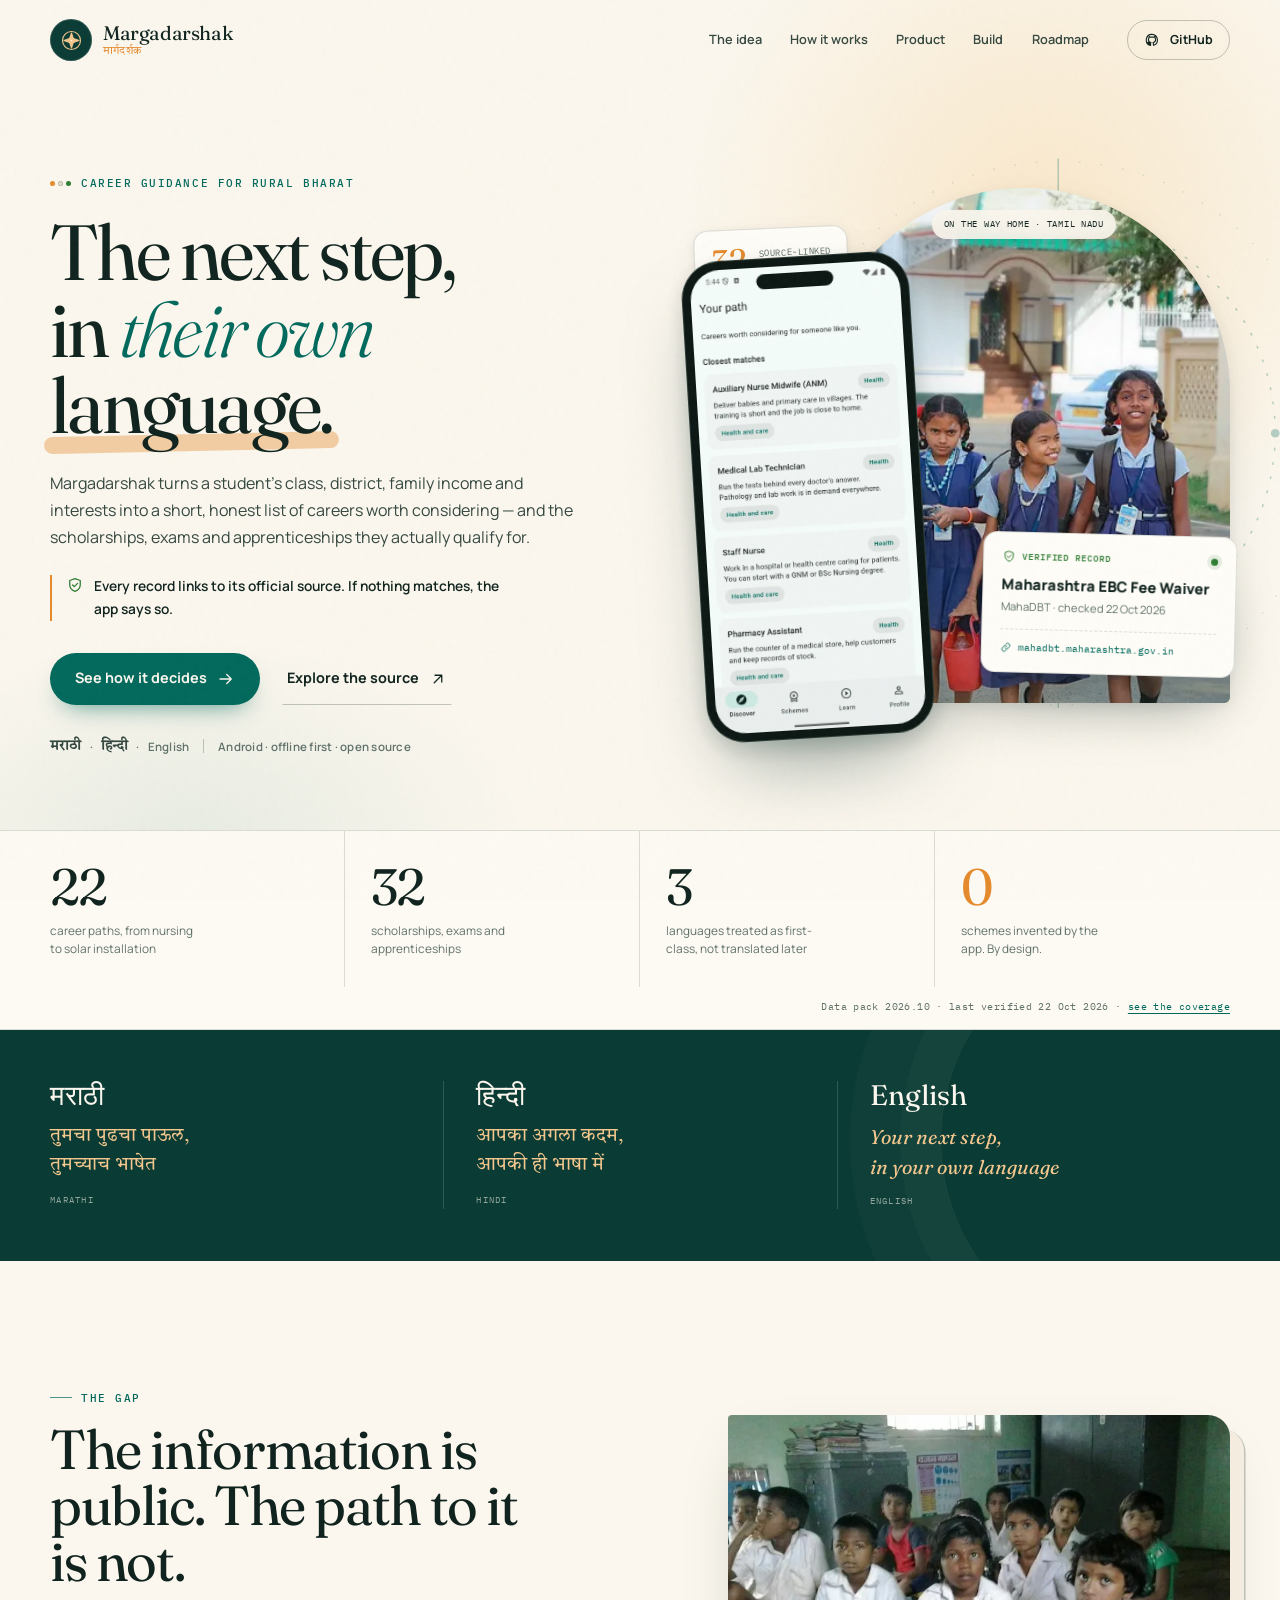
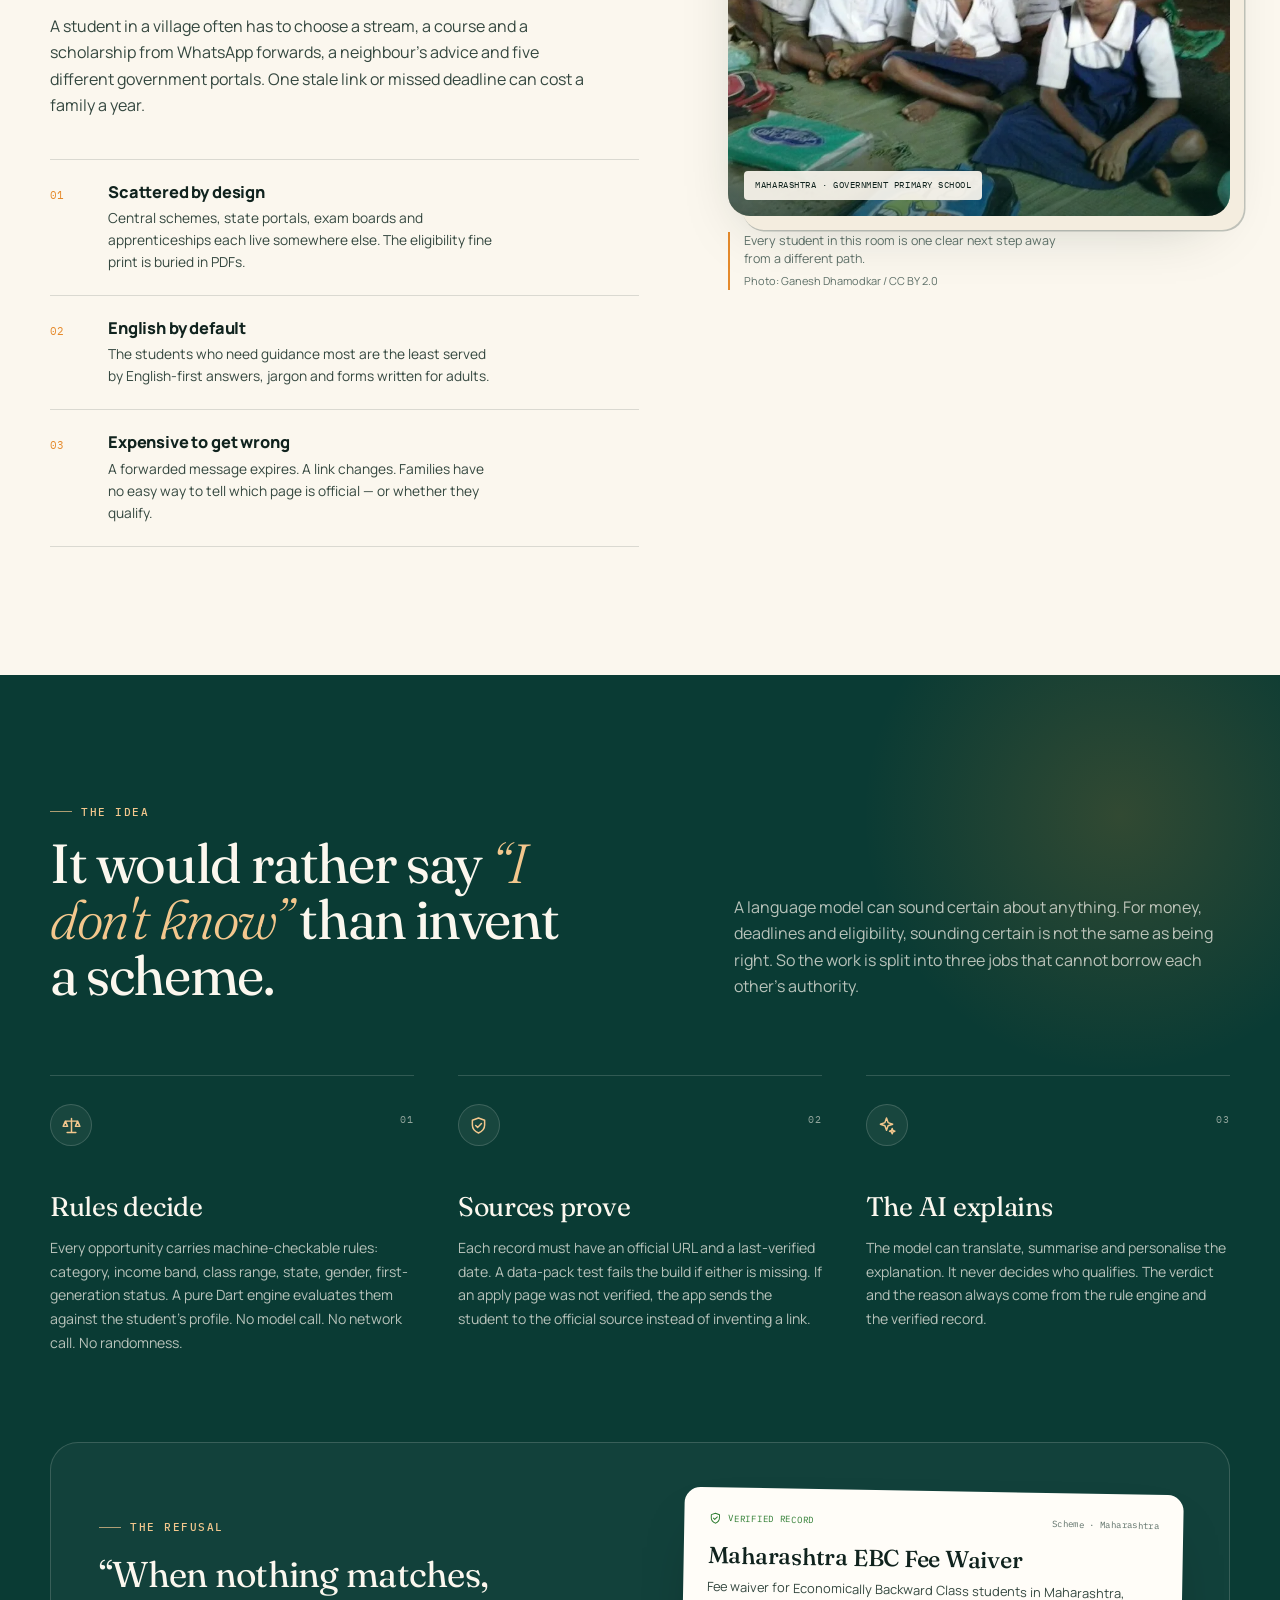
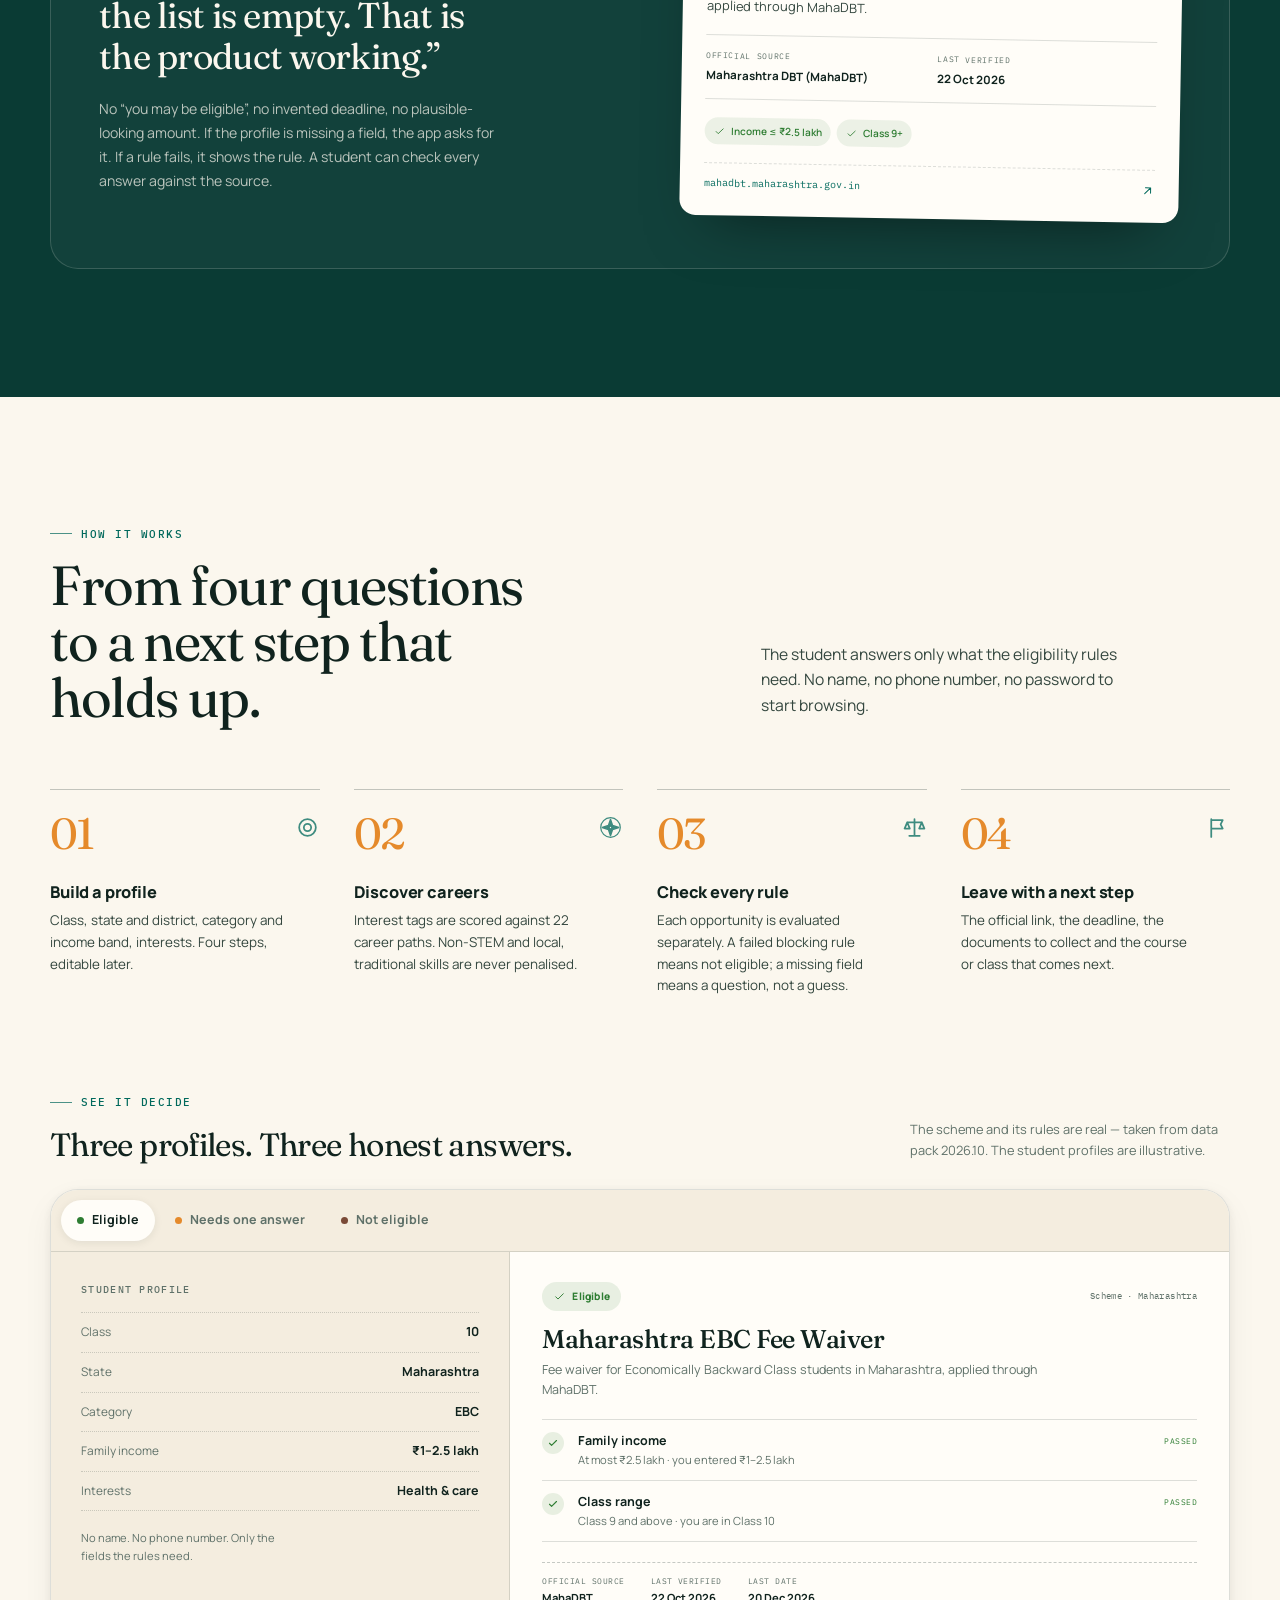
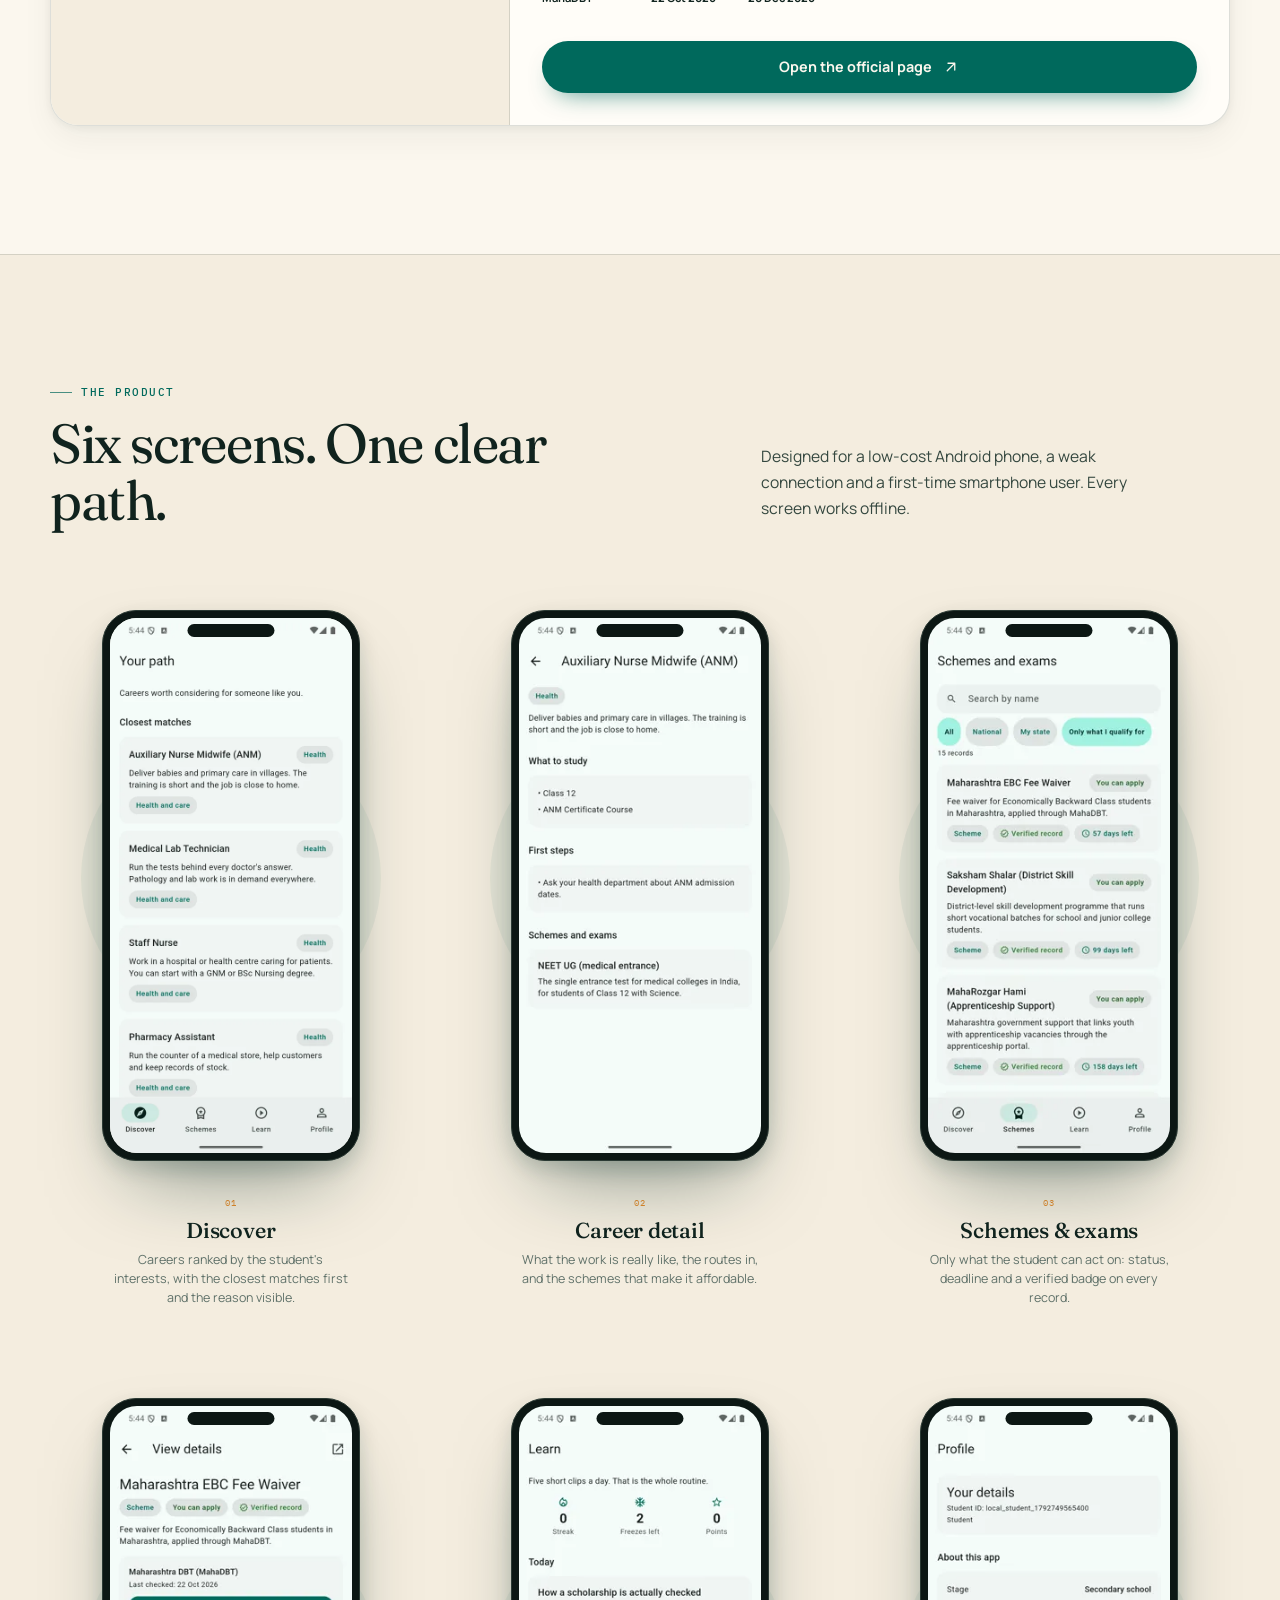
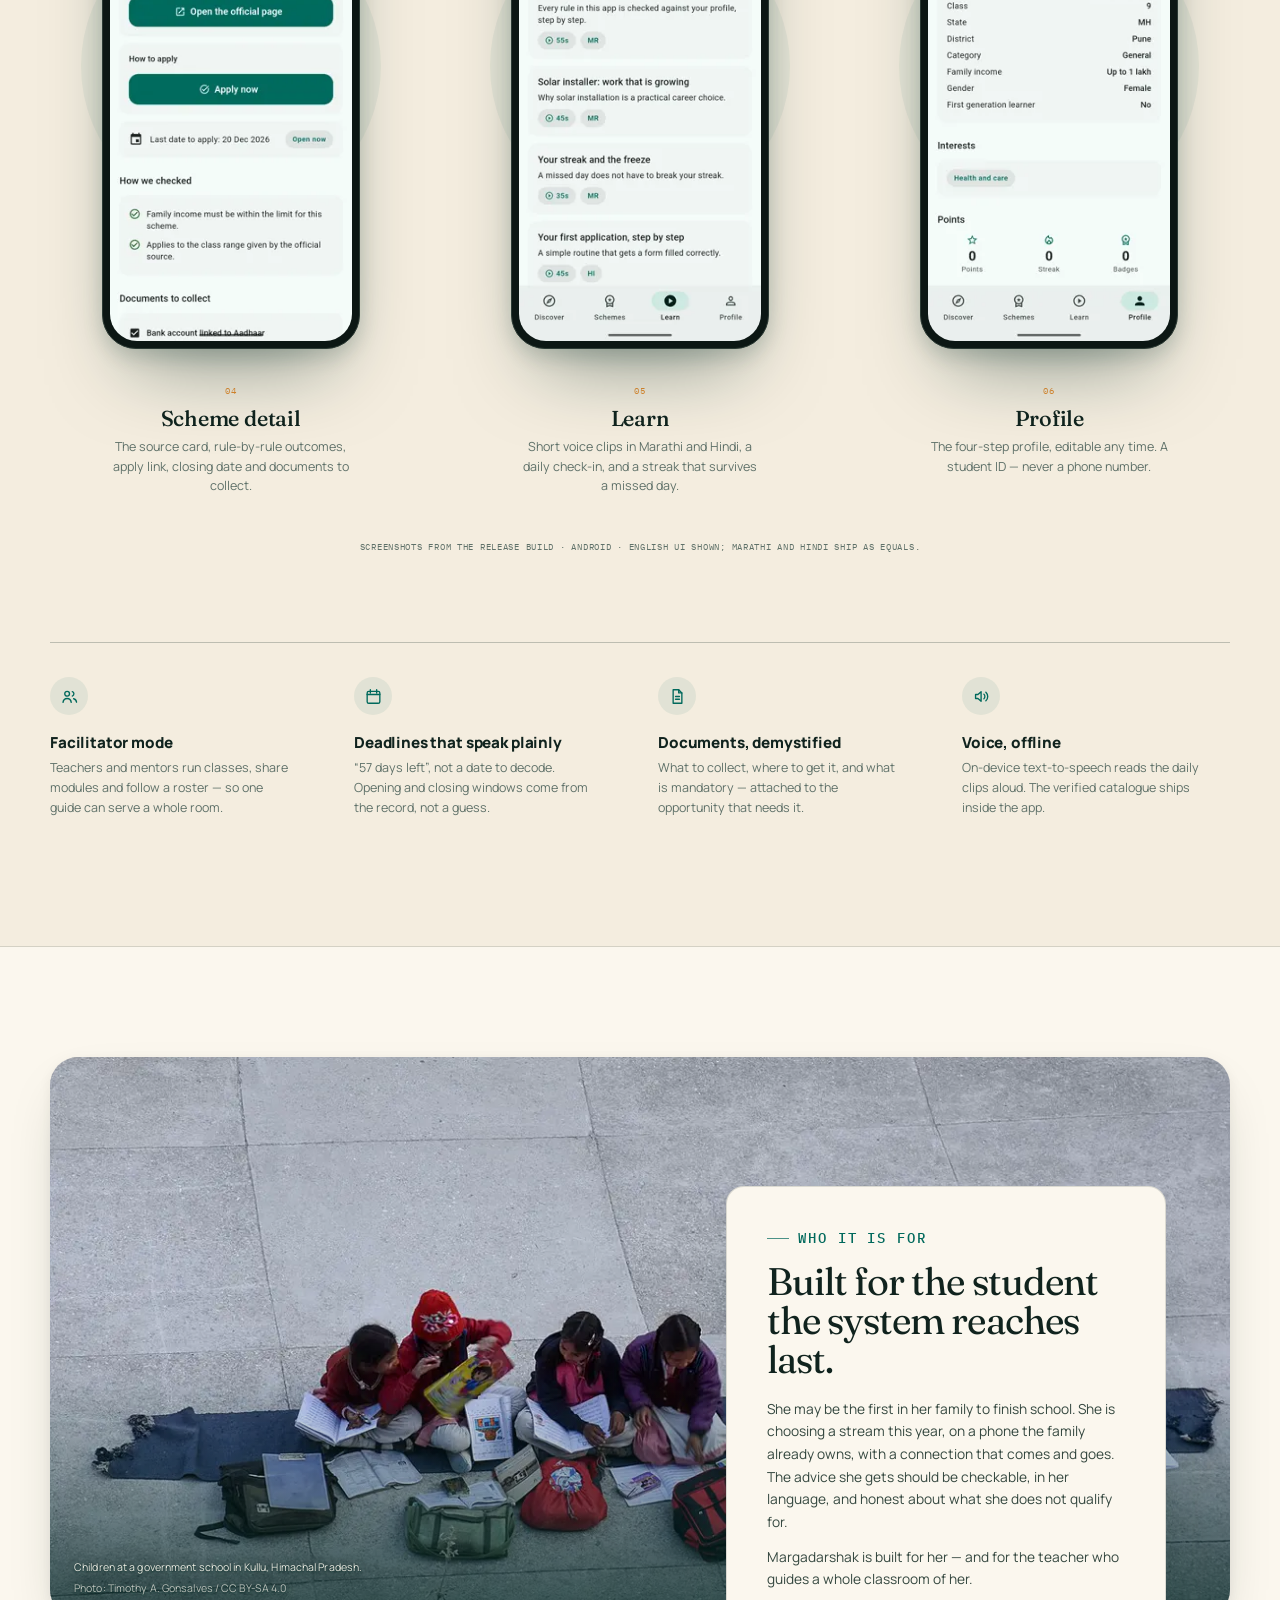
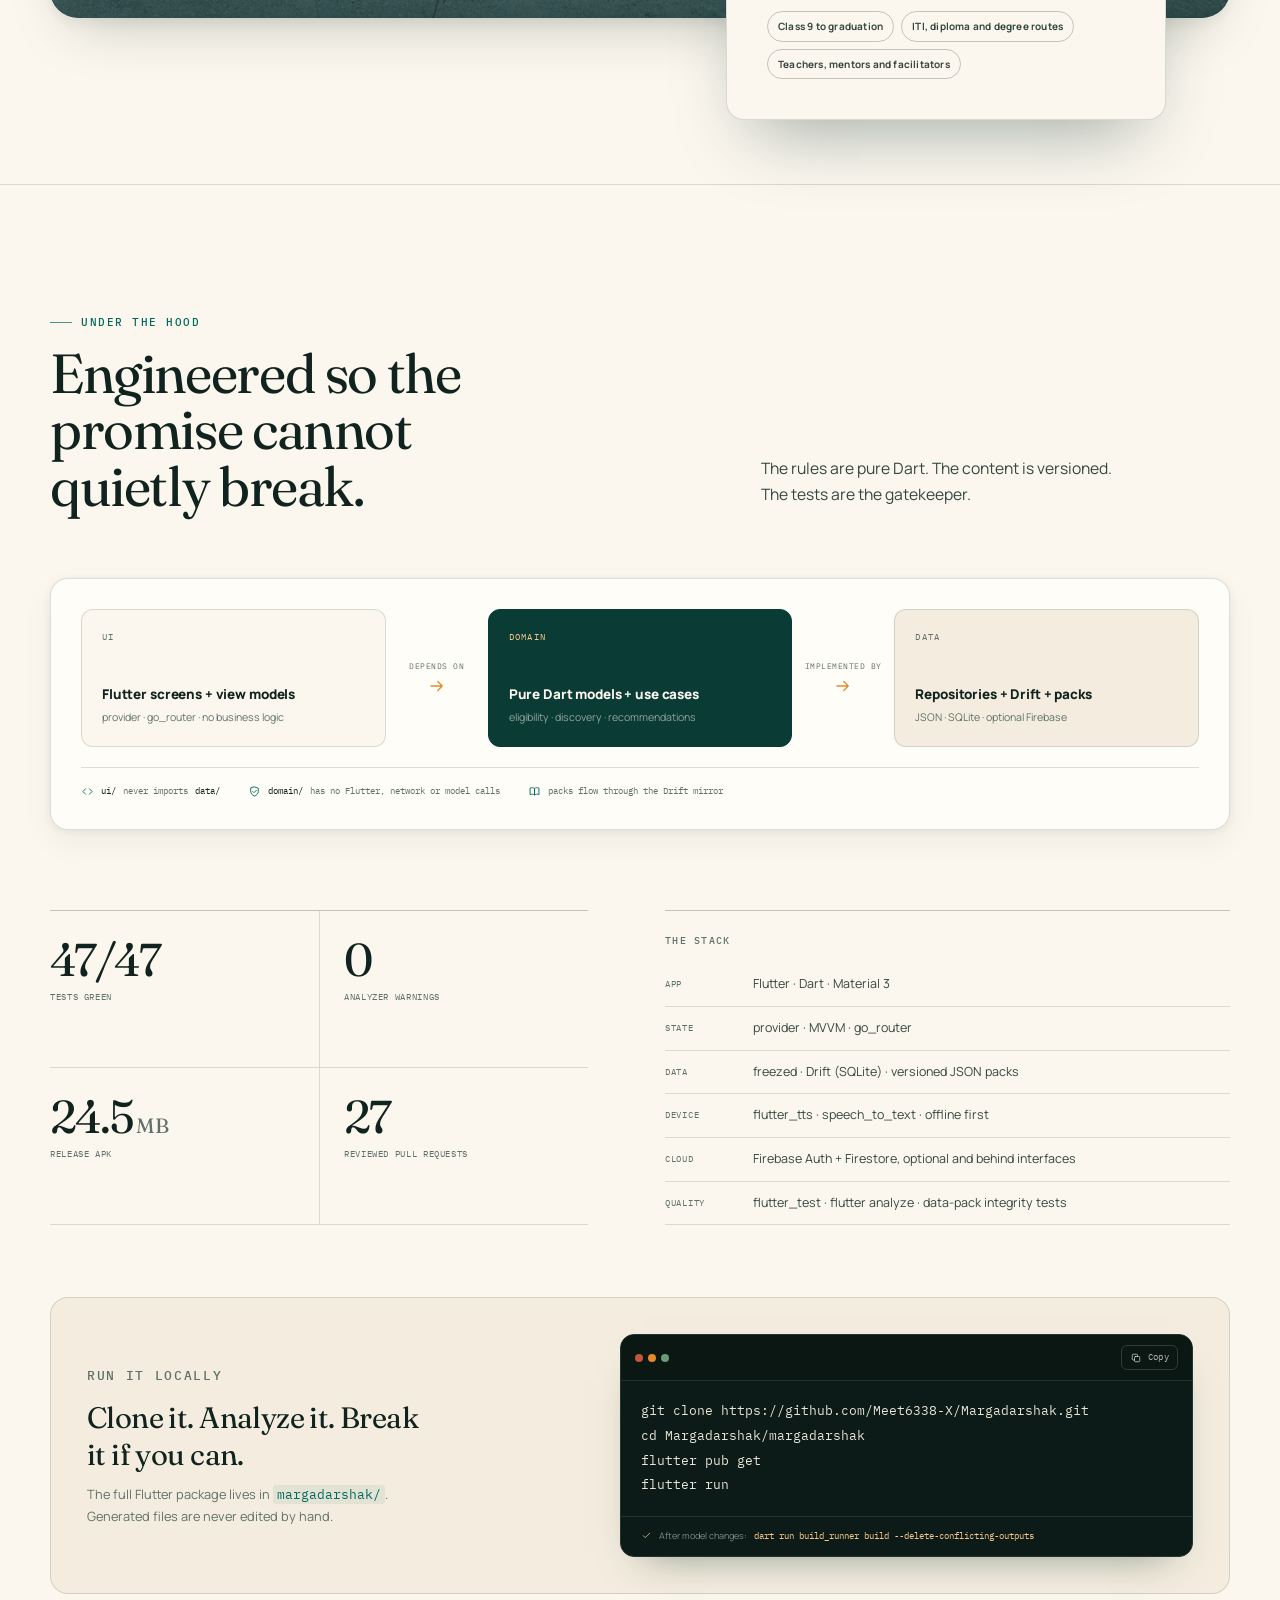
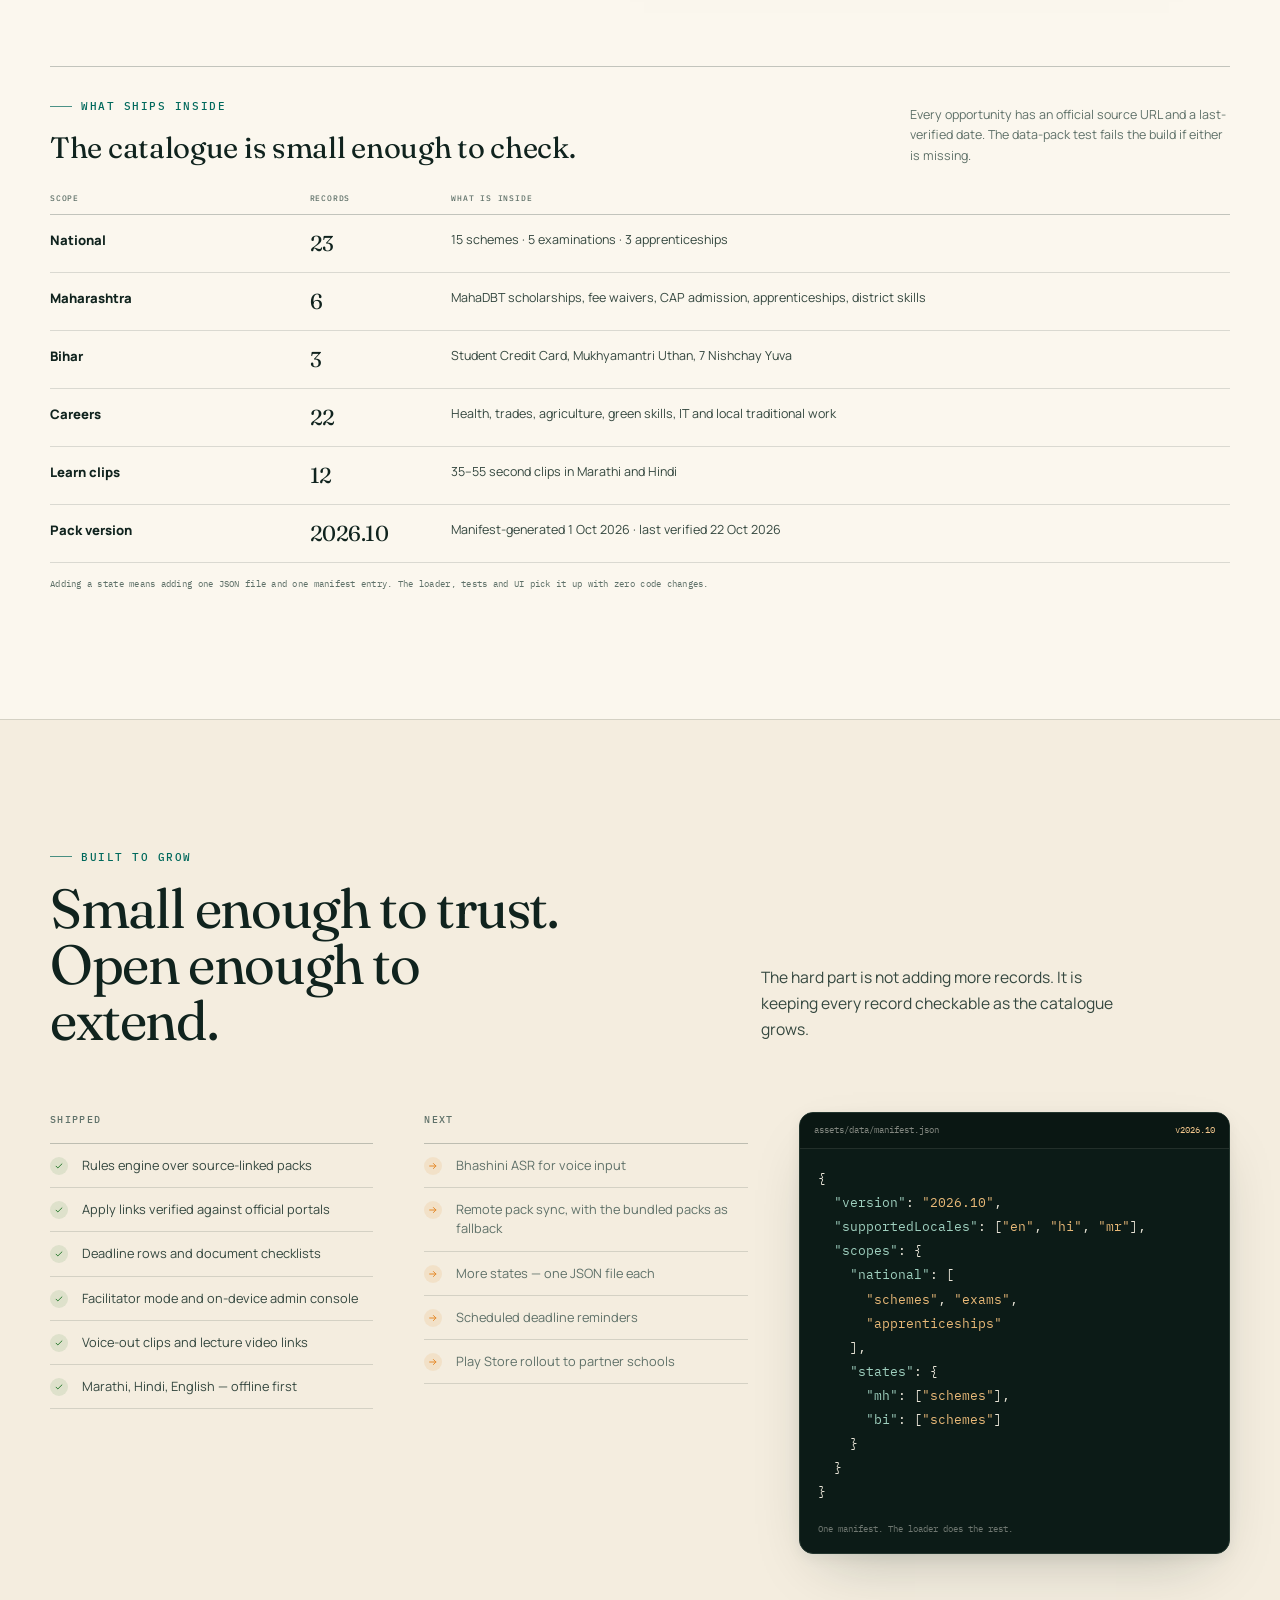
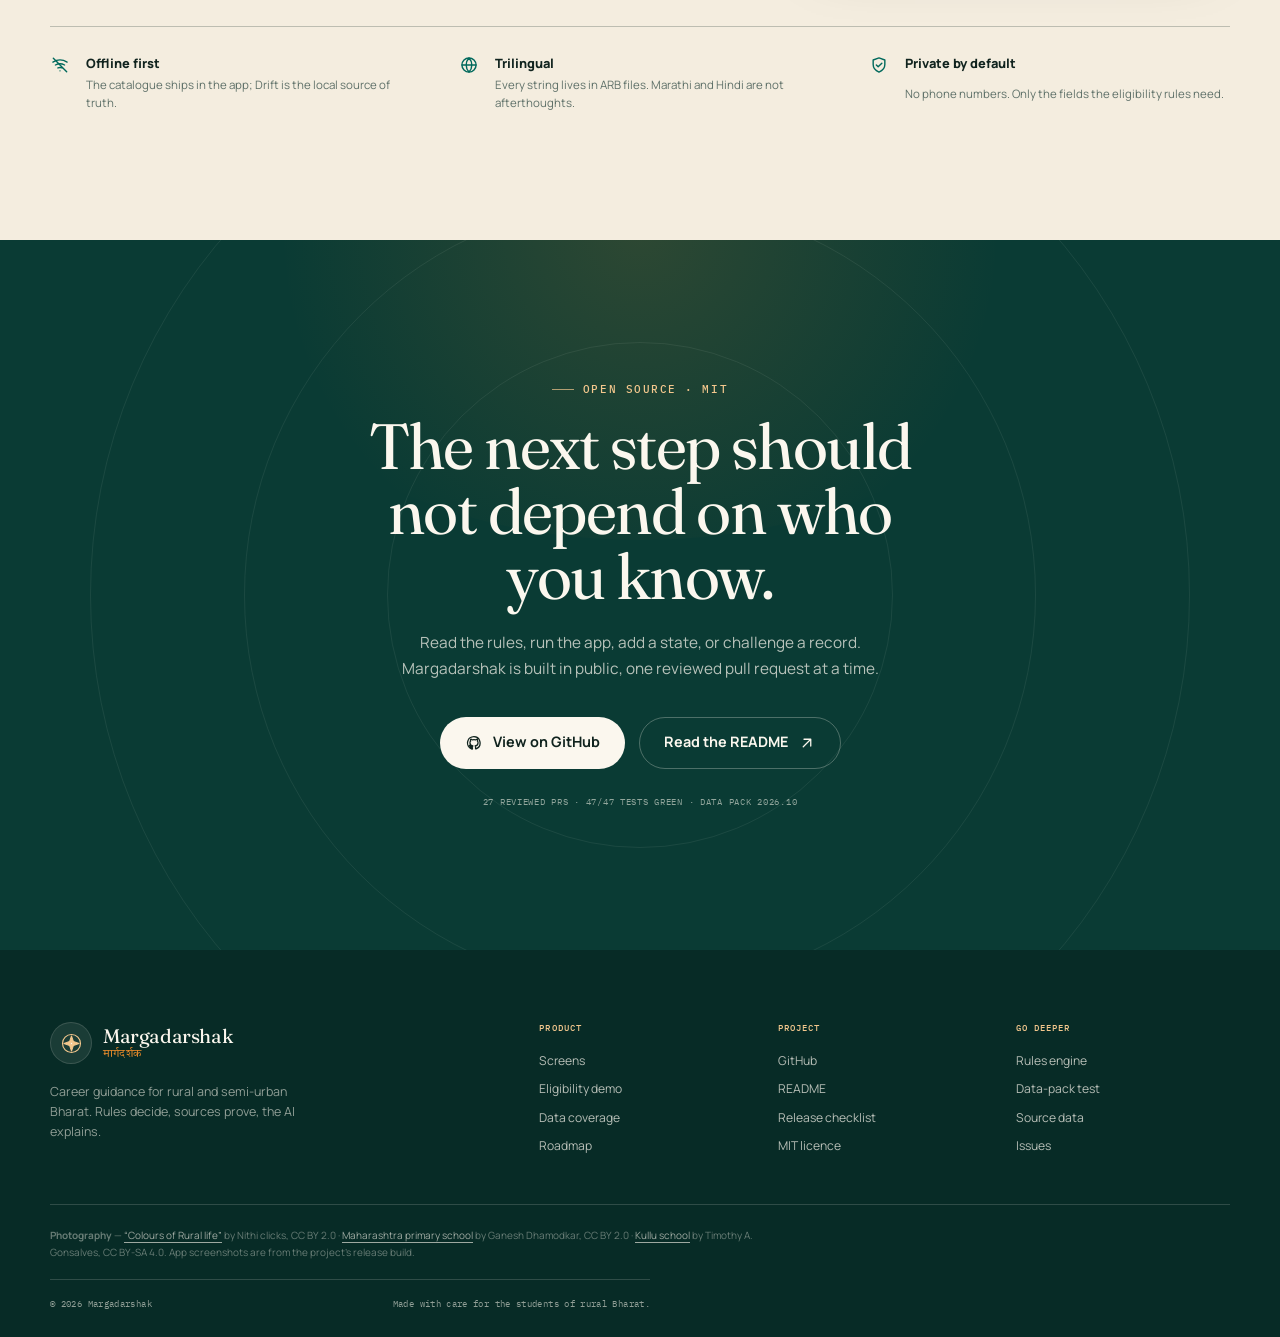
<file: docs/index.html>
<!DOCTYPE html>
<html lang="en">
<head>
  <meta charset="utf-8">
  <meta name="viewport" content="width=device-width, initial-scale=1">
  <title>Margadarshak — career guidance that never invents a scheme</title>
  <meta name="description" content="Margadarshak is an open-source career and scholarship guide for rural Indian students. Rules decide eligibility, every record links to its official source, and the AI only explains.">
  <link rel="canonical" href="https://meet6338-x.github.io/Margadarshak/">
  <meta name="theme-color" content="#0a3b34">
  <meta property="og:type" content="website">
  <meta property="og:title" content="Margadarshak — the next step, in their own language">
  <meta property="og:description" content="Career guidance for rural Bharat that never invents a scheme. 22 careers, 32 source-linked opportunities, three languages, offline first.">
  <meta property="og:url" content="https://meet6338-x.github.io/Margadarshak/">
  <meta property="og:image" content="https://meet6338-x.github.io/Margadarshak/assets/images/og-cover.jpg">
  <meta property="og:image:width" content="1200">
  <meta property="og:image:height" content="630">
  <meta name="twitter:card" content="summary_large_image">
  <meta name="twitter:title" content="Margadarshak — the next step, in their own language">
  <meta name="twitter:description" content="Career guidance for rural Bharat that never invents a scheme.">
  <meta name="twitter:image" content="https://meet6338-x.github.io/Margadarshak/assets/images/og-cover.jpg">
  <link rel="icon" href="assets/favicon.svg" type="image/svg+xml">
  <link rel="preconnect" href="https://fonts.googleapis.com">
  <link rel="preconnect" href="https://fonts.gstatic.com" crossorigin>
  <link href="https://fonts.googleapis.com/css2?family=Fraunces:ital,opsz,wght@0,9..144,300..700;1,9..144,300..700&family=IBM+Plex+Mono:wght@400;500&family=Manrope:wght@400;500;600;700;800&family=Tiro+Devanagari+Marathi&display=swap" rel="stylesheet">
  <link rel="preload" as="image" href="assets/images/students-way.webp" imagesrcset="assets/images/students-way-640.webp 640w, assets/images/students-way.webp 1024w" imagesizes="(max-width: 900px) 80vw, 460px">
  <link rel="stylesheet" href="assets/css/site.css">
  <script>document.documentElement.classList.add('js');</script>
  <noscript><style>[data-reveal]{opacity:1!important;transform:none!important}.demo__tabs{display:none}.demo .demo__panel[hidden]{display:block!important}.demo__panel+.demo__panel{margin-top:2rem;padding-top:2rem;border-top:1px solid rgba(16,35,30,.14)}</style></noscript>
  <script type="application/ld+json">
  {
    "@context": "https://schema.org",
    "@type": "SoftwareApplication",
    "name": "Margadarshak",
    "applicationCategory": "EducationalApplication",
    "operatingSystem": "Android",
    "description": "Career and scholarship guidance for rural and semi-urban Indian students. Eligibility is decided by rules against source-linked data packs; the AI only explains.",
    "url": "https://meet6338-x.github.io/Margadarshak/",
    "codeRepository": "https://github.com/Meet6338-X/Margadarshak",
    "license": "https://opensource.org/licenses/MIT",
    "offers": { "@type": "Offer", "price": "0", "priceCurrency": "INR" },
    "inLanguage": ["en", "hi", "mr"],
    "author": { "@type": "Person", "name": "Meet6338-X" }
  }
  </script>
</head>
<body>
  <a class="skip-link" href="#main">Skip to content</a>

  <svg class="svg-sprite" aria-hidden="true" focusable="false" xmlns="http://www.w3.org/2000/svg">
    <symbol id="i-compass" viewBox="0 0 32 32">
      <circle cx="16" cy="16" r="12.5" fill="none" stroke="currentColor" stroke-width="1.6"/>
      <path d="M16 5.5l2.7 7.8 7.8 2.7-7.8 2.7L16 26.5l-2.7-7.8-7.8-2.7 7.8-2.7z" fill="currentColor"/>
      <circle cx="16" cy="16" r="1.7" fill="var(--paper, #fbf7ee)"/>
    </symbol>
    <symbol id="i-arrow" viewBox="0 0 24 24">
      <path d="M4 12h15M13 6l6 6-6 6"/>
    </symbol>
    <symbol id="i-up-right" viewBox="0 0 24 24">
      <path d="M7 17 17 7M8 7h9v9"/>
    </symbol>
    <symbol id="i-check" viewBox="0 0 24 24">
      <path d="m5 12.5 4.2 4.2L19 7"/>
    </symbol>
    <symbol id="i-x" viewBox="0 0 24 24">
      <path d="m6 6 12 12M18 6 6 18"/>
    </symbol>
    <symbol id="i-help" viewBox="0 0 24 24">
      <circle cx="12" cy="12" r="8.5"/>
      <path d="M9.7 9.3a2.5 2.5 0 1 1 3.7 2.3c-.9.5-1.4 1.1-1.4 2.1"/>
      <path d="M12 16.8h.01"/>
    </symbol>
    <symbol id="i-shield" viewBox="0 0 24 24">
      <path d="M12 3.5 19 6v5.5c0 4.3-2.9 7.4-7 9-4.1-1.6-7-4.7-7-9V6z"/>
      <path d="m8.8 12 2.2 2.2 4.4-4.4"/>
    </symbol>
    <symbol id="i-book" viewBox="0 0 24 24">
      <path d="M4.5 5.5c2.8-1.1 5.3-.7 7.5 1.1v12c-2.2-1.8-4.7-2.2-7.5-1.1zM19.5 5.5c-2.8-1.1-5.3-.7-7.5 1.1v12c2.2-1.8 4.7-2.2 7.5-1.1z"/>
    </symbol>
    <symbol id="i-link" viewBox="0 0 24 24">
      <path d="M10 13.8a4.5 4.5 0 0 0 6.4 0l2.2-2.2a4.5 4.5 0 0 0-6.4-6.4l-1.3 1.3"/>
      <path d="M14 10.2a4.5 4.5 0 0 0-6.4 0l-2.2 2.2a4.5 4.5 0 0 0 6.4 6.4l1.3-1.3"/>
    </symbol>
    <symbol id="i-spark" viewBox="0 0 24 24">
      <path d="M12 3.5l1.8 5.2 5.2 1.8-5.2 1.8L12 17.5l-1.8-5.2L5 10.5l5.2-1.8z"/>
      <path d="M18.5 15.5l.8 2.2 2.2.8-2.2.8-.8 2.2-.8-2.2-2.2-.8 2.2-.8z"/>
    </symbol>
    <symbol id="i-github" viewBox="0 0 24 24">
      <path d="M12 3.5a8.5 8.5 0 0 0-2.7 16.6c.4.1.6-.2.6-.4v-1.6c-2.4.5-2.9-1-2.9-1-.4-1-1-1.3-1-1.3-.8-.5.1-.5.1-.5.9.1 1.3.9 1.3.9.8 1.3 2 .9 2.5.7.1-.6.3-.9.6-1.1-1.9-.2-3.9-.9-3.9-4.2 0-.9.3-1.7.9-2.3-.1-.2-.4-1.1.1-2.3 0 0 .7-.2 2.3.9a8 8 0 0 1 4.2 0c1.6-1.1 2.3-.9 2.3-.9.5 1.2.2 2.1.1 2.3.6.6.9 1.4.9 2.3 0 3.3-2 4-3.9 4.2.3.3.6.8.6 1.5v2.2c0 .2.2.5.6.4A8.5 8.5 0 0 0 12 3.5z"/>
    </symbol>
    <symbol id="i-menu" viewBox="0 0 24 24">
      <path d="M4 7h16M4 12h16M4 17h16"/>
    </symbol>
    <symbol id="i-close" viewBox="0 0 24 24">
      <path d="m6 6 12 12M18 6 6 18"/>
    </symbol>
    <symbol id="i-copy" viewBox="0 0 24 24">
      <rect x="9" y="9" width="10.5" height="10.5" rx="2"/>
      <path d="M15 9V6.5a2 2 0 0 0-2-2H6.5a2 2 0 0 0-2 2V14a2 2 0 0 0 2 2H9"/>
    </symbol>
    <symbol id="i-calendar" viewBox="0 0 24 24">
      <rect x="4" y="5.5" width="16" height="15" rx="2"/>
      <path d="M4 9.5h16M8 3.5v4M16 3.5v4"/>
    </symbol>
    <symbol id="i-doc" viewBox="0 0 24 24">
      <path d="M6.5 3.5h7l4 4v13h-11z"/>
      <path d="M13.5 3.5v4h4M9.5 12h5M9.5 15.5h5"/>
    </symbol>
    <symbol id="i-users" viewBox="0 0 24 24">
      <circle cx="9" cy="8.5" r="3"/>
      <path d="M3.8 19.5c.4-3 2.5-5 5.2-5s4.8 2 5.2 5"/>
      <path d="M15.5 5.8a3 3 0 0 1 0 5.7M17.2 14.8c2 .3 3.4 2 3.7 4.4"/>
    </symbol>
    <symbol id="i-volume" viewBox="0 0 24 24">
      <path d="M4.5 9.5h3l4-3.5v12l-4-3.5h-3z"/>
      <path d="M15 9a4.2 4.2 0 0 1 0 6M17.5 6.5a7.6 7.6 0 0 1 0 11"/>
    </symbol>
    <symbol id="i-wifi-off" viewBox="0 0 24 24">
      <path d="M3.5 8.5a16 16 0 0 1 17 0M6.5 12a11 11 0 0 1 11 0M9.5 15.5a6 6 0 0 1 5 0M12 19h.01"/>
      <path d="m4 4 16 16"/>
    </symbol>
    <symbol id="i-globe" viewBox="0 0 24 24">
      <circle cx="12" cy="12" r="8.5"/>
      <path d="M3.7 12h16.6M12 3.5c2.2 2.3 3.4 5.2 3.4 8.5s-1.2 6.2-3.4 8.5c-2.2-2.3-3.4-5.2-3.4-8.5S9.8 5.8 12 3.5z"/>
    </symbol>
    <symbol id="i-scale" viewBox="0 0 24 24">
      <path d="M12 4v16M7 20h10M5 7h14M5 7l-2.5 6h5zM19 7l-2.5 6h5z"/>
    </symbol>
    <symbol id="i-code" viewBox="0 0 24 24">
      <path d="m8.5 7-5 5 5 5M15.5 7l5 5-5 5"/>
    </symbol>
    <symbol id="i-target" viewBox="0 0 24 24">
      <circle cx="12" cy="12" r="8"/>
      <circle cx="12" cy="12" r="3.5"/>
    </symbol>
    <symbol id="i-flag" viewBox="0 0 24 24">
      <path d="M6 21V4M6 5h11l-2 4 2 4H6"/>
    </symbol>
  </svg>

  <header class="site-header" data-header>
    <div class="wrap site-header__inner">
      <a class="brand" href="#top" aria-label="Margadarshak home">
        <span class="brand__mark"><svg class="icon" aria-hidden="true"><use href="#i-compass"/></svg></span>
        <span class="brand__text">
          <span class="brand__name">Margadarshak</span>
          <span class="brand__script" lang="mr">मार्गदर्शक</span>
        </span>
      </a>

      <nav class="site-nav" aria-label="Primary" data-nav>
        <a href="#idea">The idea</a>
        <a href="#how">How it works</a>
        <a href="#product">Product</a>
        <a href="#build">Build</a>
        <a href="#roadmap">Roadmap</a>
      </nav>

      <div class="site-header__actions">
        <a class="btn btn--small btn--ghost" href="https://github.com/Meet6338-X/Margadarshak" target="_blank" rel="noopener">
          <svg class="icon" aria-hidden="true"><use href="#i-github"/></svg>
          GitHub
        </a>
        <button class="nav-toggle" type="button" aria-expanded="false" aria-controls="mobile-menu" aria-label="Open menu" data-nav-toggle>
          <svg class="icon nav-toggle__open" aria-hidden="true"><use href="#i-menu"/></svg>
          <svg class="icon nav-toggle__close" aria-hidden="true"><use href="#i-close"/></svg>
        </button>
      </div>
    </div>

    <div class="mobile-menu" id="mobile-menu" data-mobile-menu hidden>
      <nav aria-label="Mobile">
        <a href="#idea">The idea</a>
        <a href="#how">How it works</a>
        <a href="#product">Product</a>
        <a href="#build">Build</a>
        <a href="#roadmap">Roadmap</a>
        <a href="https://github.com/Meet6338-X/Margadarshak" target="_blank" rel="noopener">GitHub <svg class="icon" aria-hidden="true"><use href="#i-up-right"/></svg></a>
      </nav>
      <a class="btn btn--primary btn--full mobile-menu__cta" href="#how">
        See how it decides
        <svg class="icon" aria-hidden="true"><use href="#i-arrow"/></svg>
      </a>
      <p class="mobile-menu__note" lang="mr">तुमचा पुढचा पाऊल, तुमच्याच भाषेत</p>
    </div>
  </header>

  <main id="main">
    <section class="hero" id="top">
      <div class="hero__glow" aria-hidden="true"></div>
      <div class="wrap hero__inner">
        <div class="hero__copy">
          <p class="eyebrow" data-reveal>
            <span class="tricolor" aria-hidden="true"><i></i><i></i><i></i></span>
            Career guidance for rural Bharat
          </p>
          <h1 data-reveal>
            The next step,<br>
            in <em>their own</em><br>
            <span class="marked">language.</span>
          </h1>
          <p class="hero__lead" data-reveal>
            Margadarshak turns a student's class, district, family income and interests into a
            short, honest list of careers worth considering — and the scholarships, exams and
            apprenticeships they actually qualify for.
          </p>
          <p class="hero__promise" data-reveal>
            <svg class="icon" aria-hidden="true"><use href="#i-shield"/></svg>
            Every record links to its official source. If nothing matches, the app says so.
          </p>
          <div class="hero__actions" data-reveal>
            <a class="btn btn--primary" href="#how">
              See how it decides
              <svg class="icon" aria-hidden="true"><use href="#i-arrow"/></svg>
            </a>
            <a class="btn btn--text" href="https://github.com/Meet6338-X/Margadarshak" target="_blank" rel="noopener">
              Explore the source
              <svg class="icon" aria-hidden="true"><use href="#i-up-right"/></svg>
            </a>
          </div>
          <p class="hero__meta" data-reveal>
            <span lang="mr">मराठी</span><span aria-hidden="true">·</span><span lang="hi">हिन्दी</span><span aria-hidden="true">·</span><span>English</span>
            <span class="hero__meta-sep" aria-hidden="true"></span>
            Android · offline first · open source
          </p>
        </div>

        <div class="hero__visual" data-reveal>
          <div class="hero__orbit" aria-hidden="true">
            <svg viewBox="0 0 400 400" fill="none">
              <circle cx="200" cy="200" r="150" stroke="currentColor" stroke-dasharray="2 8"/>
              <circle cx="200" cy="200" r="188" stroke="currentColor" stroke-dasharray="1 14" opacity=".55"/>
              <path d="M200 10v26M200 364v26M10 200h26M364 200h26" stroke="currentColor"/>
              <circle cx="200" cy="50" r="3" fill="currentColor"/>
              <circle cx="350" cy="200" r="3" fill="currentColor"/>
              <circle cx="200" cy="350" r="3" fill="currentColor"/>
              <circle cx="50" cy="200" r="3" fill="currentColor"/>
            </svg>
          </div>
          <div class="hero__photo">
            <picture>
              <source type="image/webp" srcset="assets/images/students-way-640.webp 640w, assets/images/students-way.webp 1024w" sizes="(max-width: 900px) 78vw, 430px">
              <img src="assets/images/students-way.webp" alt="Three schoolgirls in blue uniforms walking home with bicycles in Tamil Nadu." width="1024" height="711" fetchpriority="high">
            </picture>
            <span class="hero__photo-tag">On the way home · Tamil Nadu</span>
          </div>

          <div class="phone hero__phone">
            <div class="phone__screen">
              <img src="assets/screens/01-discover.webp" alt="Margadarshak Discover screen showing careers ranked for the student." width="540" height="1200" fetchpriority="high">
            </div>
          </div>

          <div class="verified-card">
            <div class="verified-card__top">
              <span class="verified-card__stamp">
                <svg class="icon" aria-hidden="true"><use href="#i-shield"/></svg>
                Verified record
              </span>
              <span class="verified-card__dot" aria-hidden="true"></span>
            </div>
            <p class="verified-card__title">Maharashtra EBC Fee Waiver</p>
            <p class="verified-card__source">MahaDBT · checked 22 Oct 2026</p>
            <div class="verified-card__url">
              <svg class="icon" aria-hidden="true"><use href="#i-link"/></svg>
              mahadbt.maharashtra.gov.in
            </div>
          </div>

          <div class="hero__badge" aria-hidden="true">
            <span class="hero__badge-num">32</span>
            <span class="hero__badge-label">source-linked<br>opportunities</span>
          </div>
        </div>
      </div>
    </section>

    <section class="stats" aria-label="Project at a glance">
      <div class="wrap">
        <div class="stats__grid">
          <div class="stat" data-reveal>
            <span class="stat__num">22</span>
            <span class="stat__label">career paths, from nursing to solar installation</span>
          </div>
          <div class="stat" data-reveal>
            <span class="stat__num">32</span>
            <span class="stat__label">scholarships, exams and apprenticeships</span>
          </div>
          <div class="stat" data-reveal>
            <span class="stat__num">3</span>
            <span class="stat__label">languages treated as first-class, not translated later</span>
          </div>
          <div class="stat stat--accent" data-reveal>
            <span class="stat__num">0</span>
            <span class="stat__label">schemes invented by the app. By design.</span>
          </div>
        </div>
        <p class="stats__note">Data pack 2026.10 · last verified 22 Oct 2026 · <a href="#coverage">see the coverage</a></p>
      </div>
    </section>

    <section class="languages" aria-label="Built in three languages">
      <div class="wrap languages__grid">
        <div class="language">
          <span class="language__name" lang="mr">मराठी</span>
          <p class="language__phrase" lang="mr">तुमचा पुढचा पाऊल,<br>तुमच्याच भाषेत</p>
          <span class="language__label">Marathi</span>
        </div>
        <div class="language">
          <span class="language__name" lang="hi">हिन्दी</span>
          <p class="language__phrase" lang="hi">आपका अगला कदम,<br>आपकी ही भाषा में</p>
          <span class="language__label">Hindi</span>
        </div>
        <div class="language">
          <span class="language__name">English</span>
          <p class="language__phrase">Your next step,<br>in your own language</p>
          <span class="language__label">English</span>
        </div>
      </div>
    </section>

    <section class="section problem" id="problem" aria-labelledby="problem-title">
      <div class="wrap problem__grid">
        <div class="problem__copy">
          <p class="eyebrow" data-reveal>The gap</p>
          <h2 id="problem-title" data-reveal>The information is public. The path to it is not.</h2>
          <p class="lede" data-reveal>
            A student in a village often has to choose a stream, a course and a scholarship from
            WhatsApp forwards, a neighbour's advice and five different government portals. One
            stale link or missed deadline can cost a family a year.
          </p>
          <ul class="gap-list">
            <li data-reveal>
              <span class="gap-list__num">01</span>
              <div>
                <h3>Scattered by design</h3>
                <p>Central schemes, state portals, exam boards and apprenticeships each live somewhere else. The eligibility fine print is buried in PDFs.</p>
              </div>
            </li>
            <li data-reveal>
              <span class="gap-list__num">02</span>
              <div>
                <h3>English by default</h3>
                <p>The students who need guidance most are the least served by English-first answers, jargon and forms written for adults.</p>
              </div>
            </li>
            <li data-reveal>
              <span class="gap-list__num">03</span>
              <div>
                <h3>Expensive to get wrong</h3>
                <p>A forwarded message expires. A link changes. Families have no easy way to tell which page is official — or whether they qualify.</p>
              </div>
            </li>
          </ul>
        </div>

        <figure class="problem__figure" data-reveal>
          <div class="problem__photo">
            <img src="assets/images/classroom-maharashtra.webp" alt="Children sitting on mats in a government primary school classroom in Maharashtra." width="900" height="636" loading="lazy">
            <span class="photo-tag">Maharashtra · government primary school</span>
          </div>
          <figcaption>
            Every student in this room is one clear next step away from a different path.
            <span class="credit">Photo: Ganesh Dhamodkar / CC BY 2.0</span>
          </figcaption>
        </figure>
      </div>
    </section>

    <section class="section idea" id="idea" aria-labelledby="idea-title">
      <div class="idea__glow" aria-hidden="true"></div>
      <div class="wrap">
        <div class="idea__intro">
          <div>
            <p class="eyebrow eyebrow--light" data-reveal>The idea</p>
            <h2 id="idea-title" data-reveal>It would rather say <em>“I don't know”</em> than invent a scheme.</h2>
          </div>
          <p class="lede lede--light" data-reveal>
            A language model can sound certain about anything. For money, deadlines and eligibility,
            sounding certain is not the same as being right. So the work is split into three jobs
            that cannot borrow each other's authority.
          </p>
        </div>

        <div class="principles">
          <article class="principle" data-reveal>
            <span class="principle__icon"><svg class="icon" aria-hidden="true"><use href="#i-scale"/></svg></span>
            <span class="principle__index">01</span>
            <h3>Rules decide</h3>
            <p>
              Every opportunity carries machine-checkable rules: category, income band, class range,
              state, gender, first-generation status. A pure Dart engine evaluates them against the
              student's profile. No model call. No network call. No randomness.
            </p>
          </article>
          <article class="principle" data-reveal>
            <span class="principle__icon"><svg class="icon" aria-hidden="true"><use href="#i-shield"/></svg></span>
            <span class="principle__index">02</span>
            <h3>Sources prove</h3>
            <p>
              Each record must have an official URL and a last-verified date. A data-pack test fails
              the build if either is missing. If an apply page was not verified, the app sends the
              student to the official source instead of inventing a link.
            </p>
          </article>
          <article class="principle" data-reveal>
            <span class="principle__icon"><svg class="icon" aria-hidden="true"><use href="#i-spark"/></svg></span>
            <span class="principle__index">03</span>
            <h3>The AI explains</h3>
            <p>
              The model can translate, summarise and personalise the explanation. It never decides
              who qualifies. The verdict and the reason always come from the rule engine and the
              verified record.
            </p>
          </article>
        </div>

        <div class="promise" data-reveal>
          <div class="promise__copy">
            <p class="eyebrow eyebrow--light">The refusal</p>
            <blockquote>
              “When nothing matches, the list is empty. That is the product working.”
            </blockquote>
            <p>
              No “you may be eligible”, no invented deadline, no plausible-looking amount. If the
              profile is missing a field, the app asks for it. If a rule fails, it shows the rule.
              A student can check every answer against the source.
            </p>
          </div>
          <div class="record-card" aria-label="Example of a verified opportunity record">
            <div class="record-card__head">
              <span class="record-card__verified">
                <svg class="icon" aria-hidden="true"><use href="#i-shield"/></svg>
                Verified record
              </span>
              <span class="record-card__kind">Scheme · Maharashtra</span>
            </div>
            <h3>Maharashtra EBC Fee Waiver</h3>
            <p>Fee waiver for Economically Backward Class students in Maharashtra, applied through MahaDBT.</p>
            <dl class="record-card__meta">
              <div>
                <dt>Official source</dt>
                <dd>Maharashtra DBT (MahaDBT)</dd>
              </div>
              <div>
                <dt>Last verified</dt>
                <dd>22 Oct 2026</dd>
              </div>
            </dl>
            <div class="record-card__rules">
              <span class="rule-chip rule-chip--pass"><svg class="icon" aria-hidden="true"><use href="#i-check"/></svg> Income ≤ ₹2.5 lakh</span>
              <span class="rule-chip rule-chip--pass"><svg class="icon" aria-hidden="true"><use href="#i-check"/></svg> Class 9+</span>
            </div>
            <div class="record-card__foot">
              <span>mahadbt.maharashtra.gov.in</span>
              <svg class="icon" aria-hidden="true"><use href="#i-up-right"/></svg>
            </div>
          </div>
        </div>
      </div>
    </section>

    <section class="section how" id="how" aria-labelledby="how-title">
      <div class="wrap">
        <div class="section-head">
          <div>
            <p class="eyebrow" data-reveal>How it works</p>
            <h2 id="how-title" data-reveal>From four questions to a next step that holds up.</h2>
          </div>
          <p class="section-head__aside" data-reveal>
            The student answers only what the eligibility rules need. No name, no phone number,
            no password to start browsing.
          </p>
        </div>

        <ol class="steps">
          <li class="step" data-reveal>
            <span class="step__num">01</span>
            <span class="step__icon"><svg class="icon" aria-hidden="true"><use href="#i-target"/></svg></span>
            <h3>Build a profile</h3>
            <p>Class, state and district, category and income band, interests. Four steps, editable later.</p>
          </li>
          <li class="step" data-reveal>
            <span class="step__num">02</span>
            <span class="step__icon"><svg class="icon" aria-hidden="true"><use href="#i-compass"/></svg></span>
            <h3>Discover careers</h3>
            <p>Interest tags are scored against 22 career paths. Non-STEM and local, traditional skills are never penalised.</p>
          </li>
          <li class="step" data-reveal>
            <span class="step__num">03</span>
            <span class="step__icon"><svg class="icon" aria-hidden="true"><use href="#i-scale"/></svg></span>
            <h3>Check every rule</h3>
            <p>Each opportunity is evaluated separately. A failed blocking rule means not eligible; a missing field means a question, not a guess.</p>
          </li>
          <li class="step" data-reveal>
            <span class="step__num">04</span>
            <span class="step__icon"><svg class="icon" aria-hidden="true"><use href="#i-flag"/></svg></span>
            <h3>Leave with a next step</h3>
            <p>The official link, the deadline, the documents to collect and the course or class that comes next.</p>
          </li>
        </ol>

        <div class="demo-block" data-reveal>
          <div class="demo-block__head">
            <div>
              <p class="eyebrow">See it decide</p>
              <h3>Three profiles. Three honest answers.</h3>
            </div>
            <p>The scheme and its rules are real — taken from data pack 2026.10. The student profiles are illustrative.</p>
          </div>

          <div class="demo" data-demo>
            <div class="demo__tabs" role="tablist" aria-label="Eligibility scenarios">
              <button class="demo__tab is-active" id="tab-eligible" role="tab" aria-selected="true" aria-controls="panel-eligible" tabindex="0" data-demo-tab="eligible">
                <span class="demo__tab-dot demo__tab-dot--green" aria-hidden="true"></span>
                Eligible
              </button>
              <button class="demo__tab" id="tab-needs" role="tab" aria-selected="false" aria-controls="panel-needs" tabindex="-1" data-demo-tab="needs">
                <span class="demo__tab-dot demo__tab-dot--orange" aria-hidden="true"></span>
                Needs one answer
              </button>
              <button class="demo__tab" id="tab-not" role="tab" aria-selected="false" aria-controls="panel-not" tabindex="-1" data-demo-tab="not">
                <span class="demo__tab-dot demo__tab-dot--brown" aria-hidden="true"></span>
                Not eligible
              </button>
            </div>

            <div class="demo__panel" id="panel-eligible" role="tabpanel" aria-labelledby="tab-eligible" data-demo-panel="eligible">
              <div class="demo__profile">
                <p class="mini-label">Student profile</p>
                <dl class="profile-facts">
                  <div><dt>Class</dt><dd>10</dd></div>
                  <div><dt>State</dt><dd>Maharashtra</dd></div>
                  <div><dt>Category</dt><dd>EBC</dd></div>
                  <div><dt>Family income</dt><dd>₹1–2.5 lakh</dd></div>
                  <div><dt>Interests</dt><dd>Health &amp; care</dd></div>
                </dl>
                <p class="demo__note">No name. No phone number. Only the fields the rules need.</p>
              </div>
              <div class="demo__result">
                <div class="result-head">
                  <span class="status status--eligible"><svg class="icon" aria-hidden="true"><use href="#i-check"/></svg> Eligible</span>
                  <span class="result-head__kind">Scheme · Maharashtra</span>
                </div>
                <h4>Maharashtra EBC Fee Waiver</h4>
                <p class="result-summary">Fee waiver for Economically Backward Class students in Maharashtra, applied through MahaDBT.</p>
                <ul class="rule-list">
                  <li class="rule rule--pass">
                    <span class="rule__icon"><svg class="icon" aria-hidden="true"><use href="#i-check"/></svg></span>
                    <span class="rule__body"><strong>Family income</strong><span>At most ₹2.5 lakh · you entered ₹1–2.5 lakh</span></span>
                    <span class="rule__state">Passed</span>
                  </li>
                  <li class="rule rule--pass">
                    <span class="rule__icon"><svg class="icon" aria-hidden="true"><use href="#i-check"/></svg></span>
                    <span class="rule__body"><strong>Class range</strong><span>Class 9 and above · you are in Class 10</span></span>
                    <span class="rule__state">Passed</span>
                  </li>
                </ul>
                <div class="source-strip">
                  <div><span>Official source</span><strong>MahaDBT</strong></div>
                  <div><span>Last verified</span><strong>22 Oct 2026</strong></div>
                  <div><span>Last date</span><strong>20 Dec 2026</strong></div>
                </div>
                <a class="btn btn--primary btn--full" href="https://mahadbt.maharashtra.gov.in/" target="_blank" rel="noopener">
                  Open the official page
                  <svg class="icon" aria-hidden="true"><use href="#i-up-right"/></svg>
                </a>
              </div>
            </div>

            <div class="demo__panel" id="panel-needs" role="tabpanel" aria-labelledby="tab-needs" data-demo-panel="needs" hidden>
              <div class="demo__profile">
                <p class="mini-label">Student profile</p>
                <dl class="profile-facts">
                  <div><dt>Class</dt><dd>10</dd></div>
                  <div><dt>State</dt><dd>Maharashtra</dd></div>
                  <div><dt>Category</dt><dd>EBC</dd></div>
                  <div><dt>Family income</dt><dd class="is-missing">Not added</dd></div>
                  <div><dt>Interests</dt><dd>Health &amp; care</dd></div>
                </dl>
                <p class="demo__note">The app asks for the missing field. It does not assume a value to make a match.</p>
              </div>
              <div class="demo__result">
                <div class="result-head">
                  <span class="status status--needs"><svg class="icon" aria-hidden="true"><use href="#i-help"/></svg> Needs info</span>
                  <span class="result-head__kind">Scheme · Maharashtra</span>
                </div>
                <h4>Maharashtra EBC Fee Waiver</h4>
                <p class="result-summary">One answer is missing before this record can be decided. The other rule already passed.</p>
                <ul class="rule-list">
                  <li class="rule rule--unknown">
                    <span class="rule__icon"><svg class="icon" aria-hidden="true"><use href="#i-help"/></svg></span>
                    <span class="rule__body"><strong>Family income</strong><span>Add the family income band to finish this check</span></span>
                    <span class="rule__state">Missing</span>
                  </li>
                  <li class="rule rule--pass">
                    <span class="rule__icon"><svg class="icon" aria-hidden="true"><use href="#i-check"/></svg></span>
                    <span class="rule__body"><strong>Class range</strong><span>Class 9 and above · you are in Class 10</span></span>
                    <span class="rule__state">Passed</span>
                  </li>
                </ul>
                <div class="source-strip">
                  <div><span>Official source</span><strong>MahaDBT</strong></div>
                  <div><span>Last verified</span><strong>22 Oct 2026</strong></div>
                </div>
                <p class="demo__outcome">The record stays out of the eligible list until the answer arrives. No benefit is promised early.</p>
              </div>
            </div>

            <div class="demo__panel" id="panel-not" role="tabpanel" aria-labelledby="tab-not" data-demo-panel="not" hidden>
              <div class="demo__profile">
                <p class="mini-label">Student profile</p>
                <dl class="profile-facts">
                  <div><dt>Class</dt><dd>10</dd></div>
                  <div><dt>State</dt><dd>Maharashtra</dd></div>
                  <div><dt>Category</dt><dd>OBC</dd></div>
                  <div><dt>Family income</dt><dd>₹1–2.5 lakh</dd></div>
                  <div><dt>Interests</dt><dd>Health &amp; care</dd></div>
                </dl>
                <p class="demo__note">A failed rule is shown, not hidden. The student can check it against the source.</p>
              </div>
              <div class="demo__result">
                <div class="result-head">
                  <span class="status status--not"><svg class="icon" aria-hidden="true"><use href="#i-x"/></svg> Not eligible</span>
                  <span class="result-head__kind">Scholarship · National</span>
                </div>
                <h4>Post-Matric Scholarship for SC and ST Students</h4>
                <p class="result-summary">Central government scholarship for Scheduled Caste and Scheduled Tribe students at recognised institutions.</p>
                <ul class="rule-list">
                  <li class="rule rule--fail">
                    <span class="rule__icon"><svg class="icon" aria-hidden="true"><use href="#i-x"/></svg></span>
                    <span class="rule__body"><strong>Social category</strong><span>Must be SC or ST · your profile says OBC</span></span>
                    <span class="rule__state">Failed</span>
                  </li>
                  <li class="rule rule--pass">
                    <span class="rule__icon"><svg class="icon" aria-hidden="true"><use href="#i-check"/></svg></span>
                    <span class="rule__body"><strong>Family income</strong><span>At most ₹2.5 lakh · you entered ₹1–2.5 lakh</span></span>
                    <span class="rule__state">Passed</span>
                  </li>
                </ul>
                <div class="source-strip">
                  <div><span>Official source</span><strong>National Scholarship Portal</strong></div>
                  <div><span>Last verified</span><strong>22 Oct 2026</strong></div>
                </div>
                <p class="demo__outcome">The reason is specific, the source is one tap away, and the other 31 records are still checked.</p>
              </div>
            </div>
          </div>
        </div>
      </div>
    </section>

    <section class="section product" id="product" aria-labelledby="product-title">
      <div class="wrap">
        <div class="section-head">
          <div>
            <p class="eyebrow" data-reveal>The product</p>
            <h2 id="product-title" data-reveal>Six screens. One clear path.</h2>
          </div>
          <p class="section-head__aside" data-reveal>
            Designed for a low-cost Android phone, a weak connection and a first-time smartphone
            user. Every screen works offline.
          </p>
        </div>

        <div class="shots">
          <figure class="shot" data-reveal>
            <div class="shot__frame">
              <div class="phone phone--sm"><div class="phone__screen">
                <img src="assets/screens/01-discover-270.webp" srcset="assets/screens/01-discover-270.webp 270w, assets/screens/01-discover.webp 540w" sizes="(max-width: 640px) 64vw, 250px" alt="Discover screen: careers ranked with interest tags and short explanations." width="540" height="1200" loading="lazy">
              </div></div>
            </div>
            <figcaption>
              <span class="shot__num">01</span>
              <h3>Discover</h3>
              <p>Careers ranked by the student's interests, with the closest matches first and the reason visible.</p>
            </figcaption>
          </figure>

          <figure class="shot" data-reveal>
            <div class="shot__frame">
              <div class="phone phone--sm"><div class="phone__screen">
                <img src="assets/screens/02-career-270.webp" srcset="assets/screens/02-career-270.webp 270w, assets/screens/02-career.webp 540w" sizes="(max-width: 640px) 64vw, 250px" alt="Career detail screen: what the work is like, routes in and related schemes." width="540" height="1200" loading="lazy">
              </div></div>
            </div>
            <figcaption>
              <span class="shot__num">02</span>
              <h3>Career detail</h3>
              <p>What the work is really like, the routes in, and the schemes that make it affordable.</p>
            </figcaption>
          </figure>

          <figure class="shot" data-reveal>
            <div class="shot__frame">
              <div class="phone phone--sm"><div class="phone__screen">
                <img src="assets/screens/03-schemes-270.webp" srcset="assets/screens/03-schemes-270.webp 270w, assets/screens/03-schemes.webp 540w" sizes="(max-width: 640px) 64vw, 250px" alt="Schemes screen: a filtered list with eligibility status, verified badge and days left." width="540" height="1200" loading="lazy">
              </div></div>
            </div>
            <figcaption>
              <span class="shot__num">03</span>
              <h3>Schemes &amp; exams</h3>
              <p>Only what the student can act on: status, deadline and a verified badge on every record.</p>
            </figcaption>
          </figure>

          <figure class="shot" data-reveal>
            <div class="shot__frame">
              <div class="phone phone--sm"><div class="phone__screen">
                <img src="assets/screens/04-scheme-detail-270.webp" srcset="assets/screens/04-scheme-detail-270.webp 270w, assets/screens/04-scheme-detail.webp 540w" sizes="(max-width: 640px) 64vw, 250px" alt="Scheme detail screen: source card, rule-by-rule checks, apply link and document checklist." width="540" height="1200" loading="lazy">
              </div></div>
            </div>
            <figcaption>
              <span class="shot__num">04</span>
              <h3>Scheme detail</h3>
              <p>The source card, rule-by-rule outcomes, apply link, closing date and documents to collect.</p>
            </figcaption>
          </figure>

          <figure class="shot" data-reveal>
            <div class="shot__frame">
              <div class="phone phone--sm"><div class="phone__screen">
                <img src="assets/screens/05-learn-270.webp" srcset="assets/screens/05-learn-270.webp 270w, assets/screens/05-learn.webp 540w" sizes="(max-width: 640px) 64vw, 250px" alt="Learn screen: short Marathi and Hindi clips, a streak, freezes and points." width="540" height="1200" loading="lazy">
              </div></div>
            </div>
            <figcaption>
              <span class="shot__num">05</span>
              <h3>Learn</h3>
              <p>Short voice clips in Marathi and Hindi, a daily check-in, and a streak that survives a missed day.</p>
            </figcaption>
          </figure>

          <figure class="shot" data-reveal>
            <div class="shot__frame">
              <div class="phone phone--sm"><div class="phone__screen">
                <img src="assets/screens/06-profile-270.webp" srcset="assets/screens/06-profile-270.webp 270w, assets/screens/06-profile.webp 540w" sizes="(max-width: 640px) 64vw, 250px" alt="Profile screen showing the student's class, state, district, category, income band and interests." width="540" height="1200" loading="lazy">
              </div></div>
            </div>
            <figcaption>
              <span class="shot__num">06</span>
              <h3>Profile</h3>
              <p>The four-step profile, editable any time. A student ID — never a phone number.</p>
            </figcaption>
          </figure>
        </div>
        <p class="shots__note" data-reveal>Screenshots from the release build · Android · English UI shown; Marathi and Hindi ship as equals.</p>

        <div class="feature-grid">
          <article class="feature" data-reveal>
            <span class="feature__icon"><svg class="icon" aria-hidden="true"><use href="#i-users"/></svg></span>
            <h3>Facilitator mode</h3>
            <p>Teachers and mentors run classes, share modules and follow a roster — so one guide can serve a whole room.</p>
          </article>
          <article class="feature" data-reveal>
            <span class="feature__icon"><svg class="icon" aria-hidden="true"><use href="#i-calendar"/></svg></span>
            <h3>Deadlines that speak plainly</h3>
            <p>“57 days left”, not a date to decode. Opening and closing windows come from the record, not a guess.</p>
          </article>
          <article class="feature" data-reveal>
            <span class="feature__icon"><svg class="icon" aria-hidden="true"><use href="#i-doc"/></svg></span>
            <h3>Documents, demystified</h3>
            <p>What to collect, where to get it, and what is mandatory — attached to the opportunity that needs it.</p>
          </article>
          <article class="feature" data-reveal>
            <span class="feature__icon"><svg class="icon" aria-hidden="true"><use href="#i-volume"/></svg></span>
            <h3>Voice, offline</h3>
            <p>On-device text-to-speech reads the daily clips aloud. The verified catalogue ships inside the app.</p>
          </article>
        </div>
      </div>
    </section>

    <section class="mission" id="mission" aria-labelledby="mission-title">
      <div class="wrap mission__inner">
        <figure class="mission__figure" data-reveal>
          <img src="assets/images/learning-outdoors.webp" srcset="assets/images/learning-outdoors-640.webp 640w, assets/images/learning-outdoors.webp 1200w" sizes="(max-width: 900px) 100vw, 1100px" alt="Children sitting on a mat with notebooks outside a school with painted walls in Kullu, Himachal Pradesh." width="1200" height="900" loading="lazy">
          <figcaption>Children at a government school in Kullu, Himachal Pradesh. <span class="credit">Photo: Timothy A. Gonsalves / CC BY-SA 4.0</span></figcaption>
        </figure>
        <div class="mission__card" data-reveal>
          <p class="eyebrow">Who it is for</p>
          <h2 id="mission-title">Built for the student the system reaches last.</h2>
          <p>
            She may be the first in her family to finish school. She is choosing a stream this year,
            on a phone the family already owns, with a connection that comes and goes. The advice
            she gets should be checkable, in her language, and honest about what she does not qualify for.
          </p>
          <p>
            Margadarshak is built for her — and for the teacher who guides a whole classroom of her.
          </p>
          <ul class="mission__list">
            <li>Class 9 to graduation</li>
            <li>ITI, diploma and degree routes</li>
            <li>Teachers, mentors and facilitators</li>
          </ul>
        </div>
      </div>
    </section>

    <section class="section build" id="build" aria-labelledby="build-title">
      <div class="wrap">
        <div class="section-head">
          <div>
            <p class="eyebrow" data-reveal>Under the hood</p>
            <h2 id="build-title" data-reveal>Engineered so the promise cannot quietly break.</h2>
          </div>
          <p class="section-head__aside" data-reveal>
            The rules are pure Dart. The content is versioned. The tests are the gatekeeper.
          </p>
        </div>

        <div class="arch" data-reveal aria-label="Architecture: UI and data both depend on a pure domain layer">
          <div class="arch__row">
            <div class="arch__box arch__box--ui">
              <span class="arch__label">UI</span>
              <strong>Flutter screens + view models</strong>
              <span>provider · go_router · no business logic</span>
            </div>
            <div class="arch__arrow" aria-hidden="true">
              <span>depends on</span>
              <svg class="icon"><use href="#i-arrow"/></svg>
            </div>
            <div class="arch__box arch__box--domain">
              <span class="arch__label">Domain</span>
              <strong>Pure Dart models + use cases</strong>
              <span>eligibility · discovery · recommendations</span>
            </div>
            <div class="arch__arrow" aria-hidden="true">
              <span>implemented by</span>
              <svg class="icon"><use href="#i-arrow"/></svg>
            </div>
            <div class="arch__box arch__box--data">
              <span class="arch__label">Data</span>
              <strong>Repositories + Drift + packs</strong>
              <span>JSON · SQLite · optional Firebase</span>
            </div>
          </div>
          <div class="arch__foot">
            <span><svg class="icon" aria-hidden="true"><use href="#i-code"/></svg> <code>ui/</code> never imports <code>data/</code></span>
            <span><svg class="icon" aria-hidden="true"><use href="#i-shield"/></svg> <code>domain/</code> has no Flutter, network or model calls</span>
            <span><svg class="icon" aria-hidden="true"><use href="#i-book"/></svg> packs flow through the Drift mirror</span>
          </div>
        </div>

        <div class="proof">
          <div class="proof__numbers">
            <div class="proof__item" data-reveal><span class="proof__num">47/47</span><span>tests green</span></div>
            <div class="proof__item" data-reveal><span class="proof__num">0</span><span>analyzer warnings</span></div>
            <div class="proof__item" data-reveal><span class="proof__num">24.5<span>MB</span></span><span>release APK</span></div>
            <div class="proof__item" data-reveal><span class="proof__num">27</span><span>reviewed pull requests</span></div>
          </div>

          <div class="stack" data-reveal>
            <p class="mini-label">The stack</p>
            <div class="stack__group"><span>App</span><p>Flutter · Dart · Material 3</p></div>
            <div class="stack__group"><span>State</span><p>provider · MVVM · go_router</p></div>
            <div class="stack__group"><span>Data</span><p>freezed · Drift (SQLite) · versioned JSON packs</p></div>
            <div class="stack__group"><span>Device</span><p>flutter_tts · speech_to_text · offline first</p></div>
            <div class="stack__group"><span>Cloud</span><p>Firebase Auth + Firestore, optional and behind interfaces</p></div>
            <div class="stack__group"><span>Quality</span><p>flutter_test · flutter analyze · data-pack integrity tests</p></div>
          </div>
        </div>

        <div class="run" data-reveal>
          <div class="run__copy">
            <p class="mini-label">Run it locally</p>
            <h3>Clone it. Analyze it. Break it if you can.</h3>
            <p>The full Flutter package lives in <code>margadarshak/</code>. Generated files are never edited by hand.</p>
          </div>
          <div class="run__code">
            <div class="run__bar">
              <span><i></i><i></i><i></i></span>
              <button class="copy-btn" type="button" data-copy-target="run-command" aria-label="Copy the run commands">
                <svg class="icon" aria-hidden="true"><use href="#i-copy"/></svg>
                <span data-copy-label>Copy</span>
              </button>
            </div>
            <pre><code id="run-command">git clone https://github.com/Meet6338-X/Margadarshak.git
cd Margadarshak/margadarshak
flutter pub get
flutter run</code></pre>
            <p class="run__note"><svg class="icon" aria-hidden="true"><use href="#i-check"/></svg> After model changes: <code>dart run build_runner build --delete-conflicting-outputs</code></p>
          </div>
        </div>

        <div class="coverage" id="coverage" data-reveal>
          <div class="coverage__head">
            <div>
              <p class="eyebrow">What ships inside</p>
              <h3>The catalogue is small enough to check.</h3>
            </div>
            <p>Every opportunity has an official source URL and a last-verified date. The data-pack test fails the build if either is missing.</p>
          </div>
          <table class="coverage__table">
            <caption class="visually-hidden">Content coverage of data pack 2026.10</caption>
            <thead>
              <tr><th scope="col">Scope</th><th scope="col">Records</th><th scope="col">What is inside</th></tr>
            </thead>
            <tbody>
              <tr><th scope="row">National</th><td>23</td><td>15 schemes · 5 examinations · 3 apprenticeships</td></tr>
              <tr><th scope="row">Maharashtra</th><td>6</td><td>MahaDBT scholarships, fee waivers, CAP admission, apprenticeships, district skills</td></tr>
              <tr><th scope="row">Bihar</th><td>3</td><td>Student Credit Card, Mukhyamantri Uthan, 7 Nishchay Yuva</td></tr>
              <tr><th scope="row">Careers</th><td>22</td><td>Health, trades, agriculture, green skills, IT and local traditional work</td></tr>
              <tr><th scope="row">Learn clips</th><td>12</td><td>35–55 second clips in Marathi and Hindi</td></tr>
              <tr><th scope="row">Pack version</th><td>2026.10</td><td>Manifest-generated 1 Oct 2026 · last verified 22 Oct 2026</td></tr>
            </tbody>
          </table>
          <p class="coverage__foot">Adding a state means adding one JSON file and one manifest entry. The loader, tests and UI pick it up with zero code changes.</p>
        </div>
      </div>
    </section>

    <section class="section roadmap" id="roadmap" aria-labelledby="roadmap-title">
      <div class="wrap">
        <div class="section-head">
          <div>
            <p class="eyebrow" data-reveal>Built to grow</p>
            <h2 id="roadmap-title" data-reveal>Small enough to trust. Open enough to extend.</h2>
          </div>
          <p class="section-head__aside" data-reveal>
            The hard part is not adding more records. It is keeping every record checkable as the
            catalogue grows.
          </p>
        </div>

        <div class="roadmap__grid">
          <div class="roadmap__col" data-reveal>
            <p class="mini-label">Shipped</p>
            <ul class="roadmap__list">
              <li class="is-done"><span><svg class="icon" aria-hidden="true"><use href="#i-check"/></svg></span>Rules engine over source-linked packs</li>
              <li class="is-done"><span><svg class="icon" aria-hidden="true"><use href="#i-check"/></svg></span>Apply links verified against official portals</li>
              <li class="is-done"><span><svg class="icon" aria-hidden="true"><use href="#i-check"/></svg></span>Deadline rows and document checklists</li>
              <li class="is-done"><span><svg class="icon" aria-hidden="true"><use href="#i-check"/></svg></span>Facilitator mode and on-device admin console</li>
              <li class="is-done"><span><svg class="icon" aria-hidden="true"><use href="#i-check"/></svg></span>Voice-out clips and lecture video links</li>
              <li class="is-done"><span><svg class="icon" aria-hidden="true"><use href="#i-check"/></svg></span>Marathi, Hindi, English — offline first</li>
            </ul>
          </div>
          <div class="roadmap__col" data-reveal>
            <p class="mini-label">Next</p>
            <ul class="roadmap__list roadmap__list--next">
              <li><span><svg class="icon" aria-hidden="true"><use href="#i-arrow"/></svg></span>Bhashini ASR for voice input</li>
              <li><span><svg class="icon" aria-hidden="true"><use href="#i-arrow"/></svg></span>Remote pack sync, with the bundled packs as fallback</li>
              <li><span><svg class="icon" aria-hidden="true"><use href="#i-arrow"/></svg></span>More states — one JSON file each</li>
              <li><span><svg class="icon" aria-hidden="true"><use href="#i-arrow"/></svg></span>Scheduled deadline reminders</li>
              <li><span><svg class="icon" aria-hidden="true"><use href="#i-arrow"/></svg></span>Play Store rollout to partner schools</li>
            </ul>
          </div>
          <div class="manifest" data-reveal>
            <div class="manifest__bar">
              <span>assets/data/manifest.json</span>
              <span class="manifest__version">v2026.10</span>
            </div>
            <pre><code>{
  <span class="tok-key">"version"</span>: <span class="tok-str">"2026.10"</span>,
  <span class="tok-key">"supportedLocales"</span>: [<span class="tok-str">"en"</span>, <span class="tok-str">"hi"</span>, <span class="tok-str">"mr"</span>],
  <span class="tok-key">"scopes"</span>: {
    <span class="tok-key">"national"</span>: [
      <span class="tok-str">"schemes"</span>, <span class="tok-str">"exams"</span>,
      <span class="tok-str">"apprenticeships"</span>
    ],
    <span class="tok-key">"states"</span>: {
      <span class="tok-key">"mh"</span>: [<span class="tok-str">"schemes"</span>],
      <span class="tok-key">"bi"</span>: [<span class="tok-str">"schemes"</span>]
    }
  }
}</code></pre>
            <p class="manifest__note">One manifest. The loader does the rest.</p>
          </div>
        </div>

        <div class="principles-strip" data-reveal>
          <div><svg class="icon" aria-hidden="true"><use href="#i-wifi-off"/></svg><strong>Offline first</strong><span>The catalogue ships in the app; Drift is the local source of truth.</span></div>
          <div><svg class="icon" aria-hidden="true"><use href="#i-globe"/></svg><strong>Trilingual</strong><span>Every string lives in ARB files. Marathi and Hindi are not afterthoughts.</span></div>
          <div><svg class="icon" aria-hidden="true"><use href="#i-shield"/></svg><strong>Private by default</strong><span>No phone numbers. Only the fields the eligibility rules need.</span></div>
        </div>
      </div>
    </section>

    <section class="cta" id="cta" aria-labelledby="cta-title">
      <div class="cta__rings" aria-hidden="true">
        <span></span><span></span><span></span>
      </div>
      <div class="wrap cta__inner">
        <p class="eyebrow eyebrow--light" data-reveal>Open source · MIT</p>
        <h2 id="cta-title" data-reveal>The next step should not depend on who you know.</h2>
        <p class="cta__lead" data-reveal>
          Read the rules, run the app, add a state, or challenge a record. Margadarshak is built in
          public, one reviewed pull request at a time.
        </p>
        <div class="cta__actions" data-reveal>
          <a class="btn btn--paper" href="https://github.com/Meet6338-X/Margadarshak" target="_blank" rel="noopener">
            <svg class="icon" aria-hidden="true"><use href="#i-github"/></svg>
            View on GitHub
          </a>
          <a class="btn btn--outline-light" href="https://github.com/Meet6338-X/Margadarshak/blob/main/README.md" target="_blank" rel="noopener">
            Read the README
            <svg class="icon" aria-hidden="true"><use href="#i-up-right"/></svg>
          </a>
        </div>
        <p class="cta__note" data-reveal>27 reviewed PRs · 47/47 tests green · data pack 2026.10</p>
      </div>
    </section>
  </main>

  <footer class="footer">
    <div class="wrap">
      <div class="footer__top">
        <div class="footer__brand">
          <a class="brand brand--footer" href="#top" aria-label="Back to top">
            <span class="brand__mark"><svg class="icon" aria-hidden="true"><use href="#i-compass"/></svg></span>
            <span class="brand__text">
              <span class="brand__name">Margadarshak</span>
              <span class="brand__script" lang="mr">मार्गदर्शक</span>
            </span>
          </a>
          <p>Career guidance for rural and semi-urban Bharat. Rules decide, sources prove, the AI explains.</p>
        </div>

        <nav class="footer__nav" aria-label="Footer">
          <div>
            <h3>Product</h3>
            <a href="#product">Screens</a>
            <a href="#how">Eligibility demo</a>
            <a href="#coverage">Data coverage</a>
            <a href="#roadmap">Roadmap</a>
          </div>
          <div>
            <h3>Project</h3>
            <a href="https://github.com/Meet6338-X/Margadarshak" target="_blank" rel="noopener">GitHub</a>
            <a href="https://github.com/Meet6338-X/Margadarshak/blob/main/README.md" target="_blank" rel="noopener">README</a>
            <a href="https://github.com/Meet6338-X/Margadarshak/blob/main/docs/RELEASE_CHECKLIST.md" target="_blank" rel="noopener">Release checklist</a>
            <a href="https://github.com/Meet6338-X/Margadarshak/blob/main/LICENSE" target="_blank" rel="noopener">MIT licence</a>
          </div>
          <div>
            <h3>Go deeper</h3>
            <a href="https://github.com/Meet6338-X/Margadarshak/blob/main/margadarshak/lib/domain/use_cases/evaluate_eligibility.dart" target="_blank" rel="noopener">Rules engine</a>
            <a href="https://github.com/Meet6338-X/Margadarshak/blob/main/margadarshak/test/data/data_pack_test.dart" target="_blank" rel="noopener">Data-pack test</a>
            <a href="https://github.com/Meet6338-X/Margadarshak/tree/main/margadarshak/assets/data" target="_blank" rel="noopener">Source data</a>
            <a href="https://github.com/Meet6338-X/Margadarshak/issues" target="_blank" rel="noopener">Issues</a>
          </div>
        </nav>
      </div>

      <div class="footer__credits">
        <p>
          <strong>Photography</strong> —
          <a href="https://www.flickr.com/photos/47850033@N08/47393681652" target="_blank" rel="noopener">“Colours of Rural life”</a> by Nithi clicks, CC BY 2.0 ·
          <a href="https://commons.wikimedia.org/wiki/File:Students_of_a_Maharashtra_Primary_School_(9601442866).jpg" target="_blank" rel="noopener">Maharashtra primary school</a> by Ganesh Dhamodkar, CC BY 2.0 ·
          <a href="https://commons.wikimedia.org/wiki/File:Bekhli_School_Children_Study_Kullu_Himachal_Dec17_D72_4560.jpg" target="_blank" rel="noopener">Kullu school</a> by Timothy A. Gonsalves, CC BY-SA 4.0.
          App screenshots are from the project's release build.
        </p>
        <p class="footer__meta">
          <span>© <span data-year>2026</span> Margadarshak</span>
          <span>Made with care for the students of rural Bharat.</span>
        </p>
      </div>
    </div>
  </footer>

  <script src="assets/js/site.js" defer></script>
</body>
</html>
</file>
<file: docs/assets/css/site.css>
/* ==========================================================================
   Margadarshak — project site
   Palette, type and layout are derived from the app's Material 3 seed colour.
   ========================================================================== */

:root {
  --ink: #10231e;
  --ink-soft: #34473f;
  --ink-mute: #5f7169;
  --paper: #fbf7ee;
  --paper-2: #f4eddf;
  --paper-3: #ece2cf;
  --white: #fffdf8;
  --teal: #00695c;
  --teal-deep: #0a3b34;
  --teal-dark: #072b26;
  --saffron: #e58a2b;
  --saffron-soft: #f3c78d;
  --marigold: #f2a93b;
  --green: #2e7d32;
  --rose: #a8452f;
  --brown: #7a4a37;
  --line: rgba(16, 35, 30, 0.14);
  --line-strong: rgba(16, 35, 30, 0.24);
  --line-light: rgba(251, 247, 238, 0.16);
  --line-light-strong: rgba(251, 247, 238, 0.28);
  --cream-soft: rgba(251, 247, 238, 0.72);
  --cream-mute: rgba(251, 247, 238, 0.56);

  --font-display: "Fraunces", "Iowan Old Style", Georgia, serif;
  --font-body: "Manrope", "Segoe UI", system-ui, sans-serif;
  --font-deva: "Tiro Devanagari Marathi", "Noto Sans Devanagari", serif;
  --font-mono: "IBM Plex Mono", ui-monospace, "Cascadia Mono", monospace;

  --wrap: 1180px;
  --gutter: clamp(20px, 4vw, 48px);
  --radius-sm: 10px;
  --radius: 18px;
  --radius-lg: 28px;
  --shadow-sm: 0 2px 8px rgba(16, 35, 30, 0.06), 0 12px 32px rgba(16, 35, 30, 0.05);
  --shadow: 0 24px 60px -24px rgba(16, 35, 30, 0.28), 0 4px 14px rgba(16, 35, 30, 0.06);
  --shadow-phone: 0 40px 80px -30px rgba(7, 43, 38, 0.5), 0 8px 20px rgba(7, 43, 38, 0.16);
  --ease: cubic-bezier(0.2, 0.7, 0.2, 1);
}

*,
*::before,
*::after {
  box-sizing: border-box;
}

html {
  scroll-behavior: smooth;
  scroll-padding-top: 80px;
  -webkit-text-size-adjust: 100%;
}

body {
  margin: 0;
  background: var(--paper);
  color: var(--ink);
  font-family: var(--font-body);
  font-size: 16px;
  line-height: 1.65;
  font-weight: 400;
  -webkit-font-smoothing: antialiased;
  text-rendering: optimizeLegibility;
  overflow-x: hidden;
}

body::after {
  content: "";
  position: fixed;
  inset: 0;
  z-index: 9999;
  pointer-events: none;
  opacity: 0.032;
  background-image: url("data:image/svg+xml,%3Csvg viewBox='0 0 200 200' xmlns='http://www.w3.org/2000/svg'%3E%3Cfilter id='n'%3E%3CfeTurbulence type='fractalNoise' baseFrequency='0.85' numOctaves='3' stitchTiles='stitch'/%3E%3C/filter%3E%3Crect width='100%25' height='100%25' filter='url(%23n)'/%3E%3C/svg%3E");
}

::selection {
  background: var(--saffron-soft);
  color: var(--ink);
}

img,
svg {
  display: block;
  max-width: 100%;
}

img {
  height: auto;
}

h1,
h2,
h3,
h4,
p,
figure,
blockquote,
dl,
dd {
  margin: 0;
}

h1,
h2,
h3,
h4 {
  font-weight: 500;
  line-height: 1.08;
  letter-spacing: -0.02em;
}

h1,
h2 {
  font-family: var(--font-display);
  font-weight: 400;
}

h2 {
  font-size: clamp(2.15rem, 4.3vw, 3.85rem);
  line-height: 1.02;
  letter-spacing: -0.025em;
}

h3 {
  font-size: clamp(1.1rem, 1.5vw, 1.3rem);
  line-height: 1.25;
  letter-spacing: -0.01em;
}

p {
  color: var(--ink-soft);
}

a {
  color: inherit;
  text-decoration-thickness: 1px;
  text-underline-offset: 3px;
}

button {
  font: inherit;
  color: inherit;
}

code,
pre {
  font-family: var(--font-mono);
  font-size: 0.8125rem;
}

:focus-visible {
  outline: 2px solid var(--saffron);
  outline-offset: 3px;
}

[id] {
  scroll-margin-top: 80px;
}

[hidden] {
  display: none !important;
}

.visually-hidden {
  position: absolute !important;
  width: 1px;
  height: 1px;
  padding: 0;
  margin: -1px;
  overflow: hidden;
  clip: rect(0 0 0 0);
  white-space: nowrap;
  border: 0;
}

.skip-link {
  position: fixed;
  top: 12px;
  left: 12px;
  z-index: 10000;
  padding: 10px 16px;
  border-radius: 8px;
  background: var(--ink);
  color: var(--paper);
  font-size: 0.8rem;
  font-weight: 700;
  transform: translateY(-160%);
  transition: transform 0.2s var(--ease);
}

.skip-link:focus {
  transform: translateY(0);
}

.svg-sprite {
  position: absolute;
  width: 0;
  height: 0;
  overflow: hidden;
}

.icon {
  width: 1.15em;
  height: 1.15em;
  flex: none;
  fill: none;
  stroke: currentColor;
  stroke-width: 1.7;
  stroke-linecap: round;
  stroke-linejoin: round;
}

/* ------------------------------ layout ---------------------------------- */

.wrap {
  width: min(var(--wrap), calc(100% - var(--gutter) * 2));
  margin-inline: auto;
}

.section {
  padding-block: clamp(76px, 10vw, 132px);
  position: relative;
}

.section-head {
  display: grid;
  grid-template-columns: minmax(0, 1.15fr) minmax(0, 0.85fr);
  gap: clamp(32px, 6vw, 88px);
  align-items: end;
  margin-bottom: clamp(40px, 6vw, 64px);
}

.section-head h2 {
  max-width: 15ch;
  margin-top: 14px;
}

.section-head__aside {
  font-size: 0.98rem;
  max-width: 38ch;
  padding-bottom: 6px;
}

.eyebrow {
  display: flex;
  align-items: center;
  gap: 9px;
  font-family: var(--font-mono);
  font-size: 0.6875rem;
  font-weight: 500;
  letter-spacing: 0.14em;
  text-transform: uppercase;
  color: var(--teal);
  margin-bottom: 14px;
}

.eyebrow--light {
  color: var(--saffron-soft);
}

.eyebrow::before {
  content: "";
  width: 22px;
  height: 1px;
  background: currentColor;
  opacity: 0.7;
}

.eyebrow:has(.tricolor)::before {
  display: none;
}

.lede {
  font-size: clamp(1rem, 1.25vw, 1.125rem);
  line-height: 1.65;
  max-width: 58ch;
}

.lede--light {
  color: var(--cream-soft);
}

.mini-label {
  font-family: var(--font-mono);
  font-size: 0.625rem;
  font-weight: 500;
  letter-spacing: 0.13em;
  text-transform: uppercase;
  color: var(--ink-mute);
  margin-bottom: 14px;
}

.credit {
  display: block;
  margin-top: 4px;
  font-size: 0.6875rem;
  color: var(--ink-mute);
}

/* ------------------------------ buttons --------------------------------- */

.btn {
  display: inline-flex;
  align-items: center;
  justify-content: center;
  gap: 10px;
  min-height: 52px;
  padding: 0 24px;
  border: 1px solid transparent;
  border-radius: 999px;
  font-size: 0.9rem;
  font-weight: 700;
  line-height: 1;
  text-decoration: none;
  cursor: pointer;
  transition: background 0.25s var(--ease), color 0.25s var(--ease),
    border-color 0.25s var(--ease), transform 0.25s var(--ease), box-shadow 0.25s var(--ease);
}

.btn .icon {
  width: 18px;
  height: 18px;
  transition: transform 0.25s var(--ease);
}

.btn:hover .icon {
  transform: translateX(3px);
}

.btn--primary {
  background: var(--teal);
  color: var(--paper);
  box-shadow: 0 12px 26px -14px rgba(0, 105, 92, 0.8);
}

.btn--primary:hover {
  background: var(--teal-deep);
  transform: translateY(-2px);
  box-shadow: 0 18px 34px -14px rgba(0, 105, 92, 0.65);
}

.btn--ghost {
  border-color: var(--line-strong);
  color: var(--ink);
  background: transparent;
}

.btn--ghost:hover {
  background: var(--ink);
  border-color: var(--ink);
  color: var(--paper);
}

.btn--small {
  min-height: 40px;
  padding: 0 16px;
  font-size: 0.78rem;
}

.btn--small .icon {
  width: 16px;
  height: 16px;
}

.btn--text {
  min-height: 52px;
  padding: 0 4px;
  border-radius: 0;
  color: var(--ink);
  border-bottom: 1px solid var(--line-strong);
}

.btn--text:hover {
  color: var(--teal);
  border-color: var(--teal);
}

.btn--text:hover .icon {
  transform: translate(2px, -2px);
}

.btn--full {
  width: 100%;
  margin-top: 22px;
}

.btn--paper {
  background: var(--paper);
  color: var(--ink);
}

.btn--paper:hover {
  background: var(--saffron-soft);
  transform: translateY(-2px);
}

.btn--outline-light {
  border-color: var(--line-light-strong);
  color: var(--paper);
}

.btn--outline-light:hover {
  background: rgba(251, 247, 238, 0.08);
  border-color: var(--paper);
}

/* ------------------------------ header ---------------------------------- */

.site-header {
  position: fixed;
  inset: 0 0 auto;
  z-index: 100;
  transition: background 0.3s var(--ease), border-color 0.3s var(--ease),
    backdrop-filter 0.3s var(--ease);
  border-bottom: 1px solid transparent;
}

.site-header.is-scrolled {
  background: rgba(251, 247, 238, 0.9);
  border-bottom-color: var(--line);
  -webkit-backdrop-filter: blur(14px);
  backdrop-filter: blur(14px);
}

.site-header__inner {
  min-height: 80px;
  display: flex;
  align-items: center;
  gap: clamp(20px, 3vw, 40px);
}

.brand {
  display: inline-flex;
  align-items: center;
  gap: 11px;
  text-decoration: none;
  flex: none;
}

.brand__mark {
  width: 42px;
  height: 42px;
  display: grid;
  place-items: center;
  border-radius: 50%;
  background: var(--teal-deep);
  color: var(--saffron-soft);
  box-shadow: inset 0 0 0 1px rgba(251, 247, 238, 0.14);
}

.brand__mark .icon {
  width: 23px;
  height: 23px;
  stroke-width: 1.4;
}

.brand__text {
  display: flex;
  flex-direction: column;
  line-height: 1.05;
}

.brand__name {
  font-family: var(--font-display);
  font-size: 1.22rem;
  letter-spacing: -0.02em;
  color: var(--ink);
}

.brand__script {
  font-family: var(--font-deva);
  font-size: 0.66rem;
  color: var(--saffron);
  letter-spacing: 0.02em;
  margin-top: 2px;
}

.site-nav {
  display: flex;
  align-items: center;
  gap: clamp(16px, 2.2vw, 30px);
  margin-left: auto;
}

.site-nav a {
  position: relative;
  font-size: 0.8rem;
  font-weight: 600;
  color: var(--ink-soft);
  text-decoration: none;
  padding-block: 6px;
  transition: color 0.2s var(--ease);
}

.site-nav a::after {
  content: "";
  position: absolute;
  left: 0;
  right: 0;
  bottom: 0;
  height: 1px;
  background: var(--saffron);
  transform: scaleX(0);
  transform-origin: left;
  transition: transform 0.25s var(--ease);
}

.site-nav a:hover,
.site-nav a.is-active {
  color: var(--ink);
}

.site-nav a:hover::after,
.site-nav a.is-active::after {
  transform: scaleX(1);
}

.site-header__actions {
  display: flex;
  align-items: center;
  gap: 10px;
}

.nav-toggle {
  display: none;
  width: 42px;
  height: 42px;
  border: 1px solid var(--line);
  border-radius: 50%;
  background: transparent;
  cursor: pointer;
  place-items: center;
}

.nav-toggle .icon {
  width: 20px;
  height: 20px;
}

.nav-toggle__close {
  display: none;
}

.nav-toggle[aria-expanded="true"] .nav-toggle__open {
  display: none;
}

.nav-toggle[aria-expanded="true"] .nav-toggle__close {
  display: block;
}

.mobile-menu {
  display: none;
}

/* ------------------------------ hero ------------------------------------ */

.hero {
  position: relative;
  padding-top: clamp(130px, 15vw, 168px);
  padding-bottom: clamp(48px, 6vw, 72px);
  overflow: hidden;
}

.hero__glow {
  position: absolute;
  top: -160px;
  right: -140px;
  width: min(760px, 70vw);
  aspect-ratio: 1;
  border-radius: 50%;
  background: radial-gradient(circle at 50% 50%, rgba(242, 169, 59, 0.2), transparent 66%);
  pointer-events: none;
}

.hero::after {
  content: "";
  position: absolute;
  left: -12%;
  bottom: -220px;
  width: 54vw;
  height: 420px;
  border-radius: 50%;
  background: radial-gradient(ellipse at center, rgba(0, 105, 92, 0.08), transparent 68%);
  pointer-events: none;
}

.hero__inner {
  position: relative;
  display: grid;
  grid-template-columns: minmax(0, 1.04fr) minmax(0, 0.96fr);
  gap: clamp(28px, 5vw, 64px);
  align-items: center;
}

.hero__copy {
  position: relative;
  z-index: 2;
  padding-top: 6px;
}

.tricolor {
  display: inline-flex;
  gap: 3px;
  align-items: center;
  margin-right: 1px;
}

.tricolor i {
  width: 5px;
  height: 5px;
  border-radius: 50%;
  background: var(--saffron);
}

.tricolor i:nth-child(2) {
  background: var(--paper-3);
  box-shadow: inset 0 0 0 1px var(--line-strong);
}

.tricolor i:nth-child(3) {
  background: var(--green);
}

.hero h1 {
  font-size: clamp(3.15rem, 6.1vw, 5.35rem);
  line-height: 0.98;
  letter-spacing: -0.035em;
  margin: 22px 0 26px;
  max-width: 12ch;
}

.hero h1 em {
  font-style: italic;
  font-weight: 300;
  color: var(--teal);
}

.marked {
  position: relative;
  white-space: nowrap;
}

.marked::after {
  content: "";
  position: absolute;
  left: -2%;
  right: -3%;
  bottom: 0.02em;
  height: 0.22em;
  background: var(--saffron);
  opacity: 0.38;
  border-radius: 999px;
  transform: rotate(-1.2deg);
  z-index: -1;
}

.hero__lead {
  max-width: 53ch;
  font-size: clamp(1rem, 1.25vw, 1.12rem);
  line-height: 1.7;
  color: var(--ink-soft);
}

.hero__promise {
  display: flex;
  align-items: flex-start;
  gap: 10px;
  margin-top: 24px;
  padding-left: 14px;
  border-left: 2px solid var(--saffron);
  font-size: 0.86rem;
  font-weight: 600;
  color: var(--ink);
  max-width: 50ch;
}

.hero__promise .icon {
  width: 18px;
  height: 18px;
  color: var(--green);
  margin-top: 1px;
}

.hero__actions {
  display: flex;
  flex-wrap: wrap;
  align-items: center;
  gap: 22px;
  margin-top: 32px;
}

.hero__meta {
  display: flex;
  flex-wrap: wrap;
  align-items: center;
  gap: 8px;
  margin-top: 30px;
  font-size: 0.72rem;
  font-weight: 600;
  letter-spacing: 0.02em;
  color: var(--ink-mute);
}

.hero__meta span[lang] {
  font-family: var(--font-deva);
  font-size: 0.88rem;
  color: var(--ink-soft);
}

.hero__meta-sep {
  width: 1px;
  height: 14px;
  background: var(--line-strong);
  margin-inline: 6px;
}

.hero__visual {
  position: relative;
  height: clamp(520px, 43vw, 620px);
  z-index: 1;
}

.hero__orbit {
  position: absolute;
  top: -8%;
  right: -22%;
  width: 108%;
  aspect-ratio: 1;
  color: var(--teal);
  opacity: 0.28;
  z-index: 0;
  animation: orbit 150s linear infinite;
}

.hero__orbit svg {
  width: 100%;
  height: 100%;
}

@keyframes orbit {
  to {
    transform: rotate(360deg);
  }
}

.hero__photo {
  position: absolute;
  top: 0;
  right: 0;
  width: 77%;
  aspect-ratio: 4 / 5;
  border-radius: 999px 999px 28px 28px;
  overflow: hidden;
  z-index: 1;
  box-shadow: var(--shadow);
  background: var(--paper-3);
}

.hero__photo::after {
  content: "";
  position: absolute;
  inset: 0;
  background: linear-gradient(180deg, rgba(10, 59, 52, 0.06), transparent 32%, rgba(10, 59, 52, 0.24));
  pointer-events: none;
}

.hero__photo img {
  width: 100%;
  height: 100%;
  object-fit: cover;
  object-position: 50% 42%;
}

.hero__photo-tag {
  position: absolute;
  top: 22px;
  left: 50%;
  transform: translateX(-50%);
  z-index: 2;
  white-space: nowrap;
  padding: 7px 12px;
  border-radius: 999px;
  background: rgba(251, 247, 238, 0.9);
  -webkit-backdrop-filter: blur(8px);
  backdrop-filter: blur(8px);
  color: var(--ink);
  font-family: var(--font-mono);
  font-size: 0.5625rem;
  letter-spacing: 0.08em;
  text-transform: uppercase;
}

.hero__badge {
  position: absolute;
  top: 40px;
  left: 0;
  z-index: 2;
  display: flex;
  align-items: center;
  gap: 12px;
  padding: 14px 16px;
  border: 1px solid var(--line);
  border-radius: 14px;
  background: var(--white);
  box-shadow: var(--shadow-sm);
  transform: rotate(-2.5deg);
}

.hero__badge-num {
  font-family: var(--font-display);
  font-size: 2rem;
  line-height: 1;
  color: var(--saffron);
}

.hero__badge-label {
  font-family: var(--font-mono);
  font-size: 0.5625rem;
  line-height: 1.5;
  letter-spacing: 0.06em;
  text-transform: uppercase;
  color: var(--ink-mute);
}

.phone {
  width: 228px;
  padding: 8px;
  border-radius: 38px;
  background: #0c1714;
  border: 1px solid #2b3a34;
  box-shadow: var(--shadow-phone);
  position: relative;
}

.phone::before {
  content: "";
  position: absolute;
  top: 15px;
  left: 50%;
  transform: translateX(-50%);
  width: 34%;
  height: 15px;
  border-radius: 999px;
  background: #0c1714;
  z-index: 2;
}

.phone__screen {
  border-radius: 30px;
  overflow: hidden;
  background: var(--paper);
  aspect-ratio: 9 / 19.9;
}

.phone__screen img {
  width: 100%;
  height: 100%;
  object-fit: cover;
}

.hero__phone {
  position: absolute;
  left: 0;
  bottom: 0;
  z-index: 3;
  transform: rotate(-3.5deg);
}

.verified-card {
  position: absolute;
  right: -6px;
  bottom: 64px;
  z-index: 4;
  width: 254px;
  padding: 17px 18px 16px;
  background: var(--white);
  border: 1px solid var(--line);
  border-radius: 14px;
  box-shadow: 0 30px 60px -24px rgba(16, 35, 30, 0.34);
  transform: rotate(1.5deg);
}

.verified-card__top {
  display: flex;
  align-items: center;
  justify-content: space-between;
  margin-bottom: 10px;
}

.verified-card__stamp {
  display: inline-flex;
  align-items: center;
  gap: 6px;
  font-family: var(--font-mono);
  font-size: 0.5625rem;
  font-weight: 500;
  letter-spacing: 0.1em;
  text-transform: uppercase;
  color: var(--green);
}

.verified-card__stamp .icon {
  width: 14px;
  height: 14px;
}

.verified-card__dot {
  width: 7px;
  height: 7px;
  border-radius: 50%;
  background: var(--green);
  box-shadow: 0 0 0 4px rgba(46, 125, 50, 0.12);
}

.verified-card__title {
  font-size: 0.92rem;
  font-weight: 800;
  line-height: 1.25;
  color: var(--ink);
}

.verified-card__source {
  margin-top: 5px;
  font-size: 0.7rem;
  color: var(--ink-mute);
}

.verified-card__url {
  display: flex;
  align-items: center;
  gap: 6px;
  margin-top: 12px;
  padding-top: 10px;
  border-top: 1px dashed var(--line);
  font-family: var(--font-mono);
  font-size: 0.6rem;
  color: var(--teal);
  overflow: hidden;
  text-overflow: ellipsis;
  white-space: nowrap;
}

.verified-card__url .icon {
  width: 12px;
  height: 12px;
}

/* ------------------------------ stats ----------------------------------- */

.stats {
  border-top: 1px solid var(--line);
  border-bottom: 1px solid var(--line);
  background: rgba(255, 253, 248, 0.42);
}

.stats__grid {
  display: grid;
  grid-template-columns: repeat(4, minmax(0, 1fr));
}

.stat {
  padding: 30px 26px 28px;
  border-right: 1px solid var(--line);
}

.stat:first-child {
  padding-left: 0;
}

.stat:last-child {
  border-right: 0;
}

.stat__num {
  display: block;
  font-family: var(--font-display);
  font-size: clamp(2.6rem, 4vw, 3.6rem);
  line-height: 1;
  letter-spacing: -0.04em;
  color: var(--ink);
}

.stat--accent .stat__num {
  color: var(--saffron);
}

.stat__label {
  display: block;
  margin-top: 10px;
  max-width: 21ch;
  font-size: 0.74rem;
  line-height: 1.55;
  color: var(--ink-mute);
}

.stats__note {
  padding: 12px 0 14px;
  font-family: var(--font-mono);
  font-size: 0.6rem;
  letter-spacing: 0.04em;
  color: var(--ink-mute);
  text-align: right;
}

.stats__note a {
  color: var(--teal);
}

/* ------------------------------ languages ------------------------------- */

.languages {
  background: var(--teal-deep);
  color: var(--paper);
  padding-block: clamp(36px, 4vw, 52px);
  position: relative;
  overflow: hidden;
}

.languages::before {
  content: "";
  position: absolute;
  right: -80px;
  top: -100px;
  width: 420px;
  height: 420px;
  border-radius: 50%;
  border: 1px solid rgba(251, 247, 238, 0.08);
  box-shadow: 0 0 0 40px rgba(251, 247, 238, 0.025), 0 0 0 90px rgba(251, 247, 238, 0.02);
}

.languages__grid {
  display: grid;
  grid-template-columns: repeat(3, minmax(0, 1fr));
  position: relative;
}

.language {
  padding-inline: 32px;
  border-left: 1px solid var(--line-light);
}

.language:first-child {
  padding-left: 0;
  border-left: 0;
}

.language__name {
  display: block;
  font-family: var(--font-display);
  font-size: clamp(1.5rem, 2.2vw, 2rem);
  line-height: 1;
  color: var(--paper);
}

.language__phrase {
  margin-top: 14px;
  font-family: var(--font-deva);
  font-size: clamp(1.05rem, 1.5vw, 1.3rem);
  line-height: 1.5;
  color: var(--saffron-soft);
}

.language:nth-child(3) .language__phrase {
  font-family: var(--font-display);
  font-style: italic;
  font-size: clamp(1.1rem, 1.55vw, 1.35rem);
}

.language__label {
  display: block;
  margin-top: 12px;
  font-family: var(--font-mono);
  font-size: 0.5625rem;
  letter-spacing: 0.14em;
  text-transform: uppercase;
  color: var(--cream-mute);
}

/* ------------------------------ problem --------------------------------- */

.problem__grid {
  display: grid;
  grid-template-columns: minmax(0, 1.08fr) minmax(0, 0.92fr);
  gap: clamp(40px, 7vw, 96px);
  align-items: start;
}

.problem h2 {
  max-width: 14ch;
  margin-bottom: 24px;
}

.problem .lede {
  max-width: 54ch;
}

.gap-list {
  list-style: none;
  margin: 40px 0 0;
  padding: 0;
}

.gap-list li {
  display: grid;
  grid-template-columns: 42px 1fr;
  gap: 16px;
  padding: 22px 0;
  border-top: 1px solid var(--line);
}

.gap-list li:last-child {
  border-bottom: 1px solid var(--line);
}

.gap-list__num {
  font-family: var(--font-mono);
  font-size: 0.6875rem;
  color: var(--saffron);
  padding-top: 4px;
}

.gap-list h3 {
  font-size: 1.02rem;
  font-weight: 800;
  letter-spacing: -0.01em;
  margin-bottom: 5px;
}

.gap-list p {
  font-size: 0.86rem;
  line-height: 1.6;
  max-width: 48ch;
}

.problem__figure {
  position: relative;
  margin: 0;
  padding-top: 26px;
}

.problem__photo {
  position: relative;
  border-radius: 4px 22px 22px 22px;
  overflow: hidden;
  box-shadow: 14px 14px 0 0 var(--paper-2), 15px 15px 0 0.5px var(--line-strong),
    0 24px 60px -24px rgba(16, 35, 30, 0.28);
  background: var(--paper-3);
}

.problem__photo::after {
  content: "";
  position: absolute;
  inset: 0;
  background: linear-gradient(180deg, transparent 55%, rgba(7, 43, 38, 0.55));
  pointer-events: none;
}

.problem__photo img {
  width: 100%;
  aspect-ratio: 4 / 3.2;
  object-fit: cover;
  object-position: 50% 55%;
}

.photo-tag {
  position: absolute;
  left: 16px;
  bottom: 16px;
  z-index: 2;
  padding: 7px 11px;
  border-radius: 4px;
  background: rgba(251, 247, 238, 0.92);
  color: var(--ink);
  font-family: var(--font-mono);
  font-size: 0.5625rem;
  letter-spacing: 0.06em;
  text-transform: uppercase;
}



.problem__figure figcaption {
  margin-top: 16px;
  padding-left: 14px;
  border-left: 2px solid var(--saffron);
  font-size: 0.78rem;
  line-height: 1.5;
  color: var(--ink-mute);
  max-width: 44ch;
}

/* ------------------------------ idea ------------------------------------ */

.idea {
  background: var(--teal-deep);
  color: var(--paper);
  overflow: hidden;
}

.idea::before {
  content: "";
  position: absolute;
  inset: 0;
  background-image: radial-gradient(rgba(251, 247, 238, 0.09) 0.7px, transparent 0.7px);
  background-size: 18px 18px;
  opacity: 0.35;
  pointer-events: none;
  mask-image: linear-gradient(180deg, transparent, #000 30%, #000 70%, transparent);
}

.idea__glow {
  position: absolute;
  top: -140px;
  right: -120px;
  width: 560px;
  height: 560px;
  border-radius: 50%;
  background: radial-gradient(circle, rgba(229, 138, 43, 0.18), transparent 65%);
  pointer-events: none;
}

.idea__intro {
  position: relative;
  display: grid;
  grid-template-columns: minmax(0, 1.1fr) minmax(0, 0.9fr);
  gap: clamp(32px, 6vw, 88px);
  align-items: end;
  margin-bottom: clamp(48px, 6vw, 72px);
}

.idea h2 {
  max-width: 15ch;
  color: var(--paper);
}

.idea h2 em {
  color: var(--saffron-soft);
  font-style: italic;
  font-weight: 300;
}

.idea__intro .lede {
  padding-bottom: 4px;
}

.principles {
  position: relative;
  display: grid;
  grid-template-columns: repeat(3, minmax(0, 1fr));
  gap: clamp(24px, 3.4vw, 44px);
}

.principle {
  position: relative;
  padding: 28px 0 0;
  border-top: 1px solid var(--line-light);
}

.principle__icon {
  display: grid;
  place-items: center;
  width: 42px;
  height: 42px;
  border-radius: 50%;
  background: rgba(251, 247, 238, 0.06);
  color: var(--saffron-soft);
  border: 1px solid var(--line-light);
  margin-bottom: 44px;
}

.principle__icon .icon {
  width: 21px;
  height: 21px;
}

.principle__index {
  position: absolute;
  top: 36px;
  right: 0;
  font-family: var(--font-mono);
  font-size: 0.625rem;
  letter-spacing: 0.1em;
  color: var(--cream-mute);
}

.principle h3 {
  font-family: var(--font-display);
  font-size: clamp(1.45rem, 2.1vw, 1.85rem);
  font-weight: 400;
  color: var(--paper);
  margin-bottom: 12px;
}

.principle p {
  font-size: 0.88rem;
  line-height: 1.68;
  color: var(--cream-soft);
  max-width: 42ch;
}

.promise {
  position: relative;
  display: grid;
  grid-template-columns: minmax(0, 1.02fr) minmax(0, 0.98fr);
  gap: clamp(32px, 5vw, 64px);
  align-items: center;
  margin-top: clamp(56px, 7vw, 88px);
  padding: clamp(28px, 4vw, 48px);
  border: 1px solid var(--line-light);
  border-radius: var(--radius-lg);
  background: rgba(251, 247, 238, 0.035);
}

.promise__copy .eyebrow {
  margin-bottom: 18px;
}

.promise blockquote {
  font-family: var(--font-display);
  font-size: clamp(1.7rem, 2.8vw, 2.45rem);
  line-height: 1.14;
  letter-spacing: -0.02em;
  color: var(--paper);
  max-width: 18ch;
  margin-bottom: 20px;
}

.promise__copy > p:last-child {
  font-size: 0.88rem;
  line-height: 1.7;
  color: var(--cream-soft);
  max-width: 44ch;
}

.record-card {
  background: var(--white);
  color: var(--ink);
  border-radius: 16px;
  padding: 24px;
  box-shadow: 0 30px 60px -30px rgba(0, 0, 0, 0.5);
  transform: rotate(1deg);
}

.record-card__head {
  display: flex;
  align-items: center;
  justify-content: space-between;
  gap: 12px;
  margin-bottom: 16px;
}

.record-card__verified {
  display: inline-flex;
  align-items: center;
  gap: 6px;
  font-family: var(--font-mono);
  font-size: 0.5625rem;
  letter-spacing: 0.08em;
  text-transform: uppercase;
  color: var(--green);
}

.record-card__verified .icon {
  width: 14px;
  height: 14px;
}

.record-card__kind {
  font-family: var(--font-mono);
  font-size: 0.5625rem;
  letter-spacing: 0.04em;
  color: var(--ink-mute);
}

.record-card h3 {
  font-family: var(--font-display);
  font-size: 1.45rem;
  font-weight: 500;
  line-height: 1.15;
  margin-bottom: 8px;
}

.record-card > p {
  font-size: 0.8rem;
  line-height: 1.55;
  color: var(--ink-soft);
}

.record-card__meta {
  display: grid;
  grid-template-columns: 1fr 1fr;
  gap: 12px;
  margin: 18px 0;
  padding: 14px 0;
  border-top: 1px solid var(--line);
  border-bottom: 1px solid var(--line);
}

.record-card__meta dt {
  font-family: var(--font-mono);
  font-size: 0.5rem;
  letter-spacing: 0.08em;
  text-transform: uppercase;
  color: var(--ink-mute);
  margin-bottom: 3px;
}

.record-card__meta dd {
  font-size: 0.72rem;
  font-weight: 700;
  color: var(--ink);
}

.record-card__rules {
  display: flex;
  flex-wrap: wrap;
  gap: 6px;
}

.rule-chip {
  display: inline-flex;
  align-items: center;
  gap: 5px;
  padding: 5px 9px;
  border-radius: 999px;
  font-size: 0.625rem;
  font-weight: 600;
  background: rgba(46, 125, 50, 0.09);
  color: var(--green);
}

.rule-chip .icon {
  width: 12px;
  height: 12px;
}

.record-card__foot {
  display: flex;
  align-items: center;
  justify-content: space-between;
  gap: 10px;
  margin-top: 18px;
  padding-top: 12px;
  border-top: 1px dashed var(--line);
  font-family: var(--font-mono);
  font-size: 0.625rem;
  color: var(--teal);
}

.record-card__foot .icon {
  width: 14px;
  height: 14px;
}

/* ------------------------------ how ------------------------------------- */

.how {
  background: var(--paper);
}

.steps {
  list-style: none;
  padding: 0;
  margin: 0;
  display: grid;
  grid-template-columns: repeat(4, minmax(0, 1fr));
  gap: clamp(20px, 3vw, 34px);
  counter-reset: step;
}

.step {
  position: relative;
  padding-top: 22px;
  border-top: 1px solid var(--line-strong);
}

.step__num {
  display: block;
  font-family: var(--font-display);
  font-size: clamp(2.4rem, 3.4vw, 3.2rem);
  line-height: 1;
  letter-spacing: -0.04em;
  color: var(--saffron);
  margin-bottom: 26px;
}

.step__icon {
  position: absolute;
  top: 25px;
  right: 0;
  color: var(--teal);
  opacity: 0.75;
}

.step__icon .icon {
  width: 25px;
  height: 25px;
}

.step h3 {
  font-size: 1.02rem;
  font-weight: 800;
  margin-bottom: 8px;
}

.step p {
  font-size: 0.84rem;
  line-height: 1.62;
  max-width: 30ch;
}

.demo-block {
  margin-top: clamp(60px, 8vw, 96px);
}

.demo-block__head {
  display: flex;
  justify-content: space-between;
  align-items: end;
  gap: 32px;
  margin-bottom: 24px;
}

.demo-block__head h3 {
  font-family: var(--font-display);
  font-size: clamp(1.6rem, 2.5vw, 2.15rem);
  font-weight: 400;
  letter-spacing: -0.02em;
}

.demo-block__head > p {
  max-width: 40ch;
  font-size: 0.8rem;
  color: var(--ink-mute);
  padding-bottom: 4px;
}

.demo {
  background: var(--white);
  border: 1px solid var(--line);
  border-radius: var(--radius-lg);
  box-shadow: var(--shadow-sm);
  overflow: hidden;
}

.demo__tabs {
  display: flex;
  gap: 4px;
  padding: 10px;
  border-bottom: 1px solid var(--line);
  background: var(--paper-2);
  overflow-x: auto;
  -webkit-overflow-scrolling: touch;
  scrollbar-width: none;
}

.demo__tabs::-webkit-scrollbar {
  display: none;
}

.demo__tab {
  display: inline-flex;
  align-items: center;
  gap: 8px;
  flex: 0 0 auto;
  padding: 10px 16px;
  border: 0;
  border-radius: 999px;
  background: transparent;
  font-size: 0.78rem;
  font-weight: 700;
  color: var(--ink-mute);
  cursor: pointer;
  transition: background 0.2s var(--ease), color 0.2s var(--ease),
    box-shadow 0.2s var(--ease);
}

.demo__tab:hover {
  color: var(--ink);
}

.demo__tab.is-active {
  background: var(--white);
  color: var(--ink);
  box-shadow: 0 2px 8px rgba(16, 35, 30, 0.08);
}

.demo__tab-dot {
  width: 7px;
  height: 7px;
  border-radius: 50%;
}

.demo__tab-dot--green {
  background: var(--green);
}

.demo__tab-dot--orange {
  background: var(--saffron);
}

.demo__tab-dot--brown {
  background: var(--brown);
}

.demo__panel {
  display: grid;
  grid-template-columns: minmax(0, 0.78fr) minmax(0, 1.22fr);
}

.demo__profile {
  padding: 30px;
  background: var(--paper-2);
  border-right: 1px solid var(--line);
}

.profile-facts {
  margin: 0;
}

.profile-facts > div {
  display: flex;
  justify-content: space-between;
  gap: 16px;
  padding: 9px 0;
  border-bottom: 1px dotted rgba(16, 35, 30, 0.18);
}

.profile-facts > div:first-child {
  border-top: 1px dotted rgba(16, 35, 30, 0.18);
}

.profile-facts dt {
  font-size: 0.74rem;
  color: var(--ink-mute);
}

.profile-facts dd {
  font-size: 0.78rem;
  font-weight: 700;
  color: var(--ink);
  text-align: right;
}

.profile-facts dd.is-missing {
  color: var(--saffron);
}

.demo__note {
  margin-top: 18px;
  font-size: 0.7rem;
  line-height: 1.55;
  color: var(--ink-mute);
  max-width: 28ch;
}

.demo__result {
  padding: 30px 32px 32px;
}

.result-head {
  display: flex;
  align-items: center;
  justify-content: space-between;
  gap: 12px;
  margin-bottom: 14px;
}

.status {
  display: inline-flex;
  align-items: center;
  gap: 6px;
  padding: 6px 11px;
  border-radius: 999px;
  font-size: 0.64rem;
  font-weight: 800;
  letter-spacing: 0.02em;
}

.status .icon {
  width: 13px;
  height: 13px;
}

.status--eligible {
  background: rgba(46, 125, 50, 0.11);
  color: var(--green);
}

.status--needs {
  background: rgba(229, 138, 43, 0.14);
  color: #a85b0d;
}

.status--not {
  background: rgba(122, 74, 55, 0.12);
  color: var(--brown);
}

.result-head__kind {
  font-family: var(--font-mono);
  font-size: 0.5625rem;
  letter-spacing: 0.04em;
  color: var(--ink-mute);
}

.demo__result h4 {
  font-family: var(--font-display);
  font-size: clamp(1.35rem, 2vw, 1.7rem);
  font-weight: 500;
  line-height: 1.15;
  letter-spacing: -0.02em;
  margin-bottom: 6px;
}

.result-summary {
  font-size: 0.78rem;
  line-height: 1.55;
  color: var(--ink-mute);
  max-width: 62ch;
}

.rule-list {
  list-style: none;
  padding: 0;
  margin: 20px 0;
}

.rule {
  display: grid;
  grid-template-columns: 26px 1fr auto;
  gap: 10px;
  align-items: start;
  padding: 11px 0;
  border-top: 1px solid var(--line);
}

.rule:last-child {
  border-bottom: 1px solid var(--line);
}

.rule__icon {
  display: grid;
  place-items: center;
  width: 22px;
  height: 22px;
  border-radius: 50%;
  margin-top: 1px;
}

.rule__icon .icon {
  width: 12px;
  height: 12px;
  stroke-width: 2.2;
}

.rule--pass .rule__icon {
  background: rgba(46, 125, 50, 0.11);
  color: var(--green);
}

.rule--unknown .rule__icon {
  background: rgba(229, 138, 43, 0.14);
  color: #a85b0d;
}

.rule--fail .rule__icon {
  background: rgba(122, 74, 55, 0.12);
  color: var(--brown);
}

.rule__body {
  display: flex;
  flex-direction: column;
  gap: 1px;
}

.rule__body strong {
  font-size: 0.78rem;
  font-weight: 700;
}

.rule__body span {
  font-size: 0.7rem;
  color: var(--ink-mute);
  line-height: 1.45;
}

.rule__state {
  font-family: var(--font-mono);
  font-size: 0.5rem;
  letter-spacing: 0.06em;
  text-transform: uppercase;
  padding-top: 4px;
}

.rule--pass .rule__state {
  color: var(--green);
}

.rule--unknown .rule__state {
  color: #a85b0d;
}

.rule--fail .rule__state {
  color: var(--brown);
}

.source-strip {
  display: flex;
  flex-wrap: wrap;
  gap: 18px 26px;
  padding: 12px 0;
  border-top: 1px dashed var(--line-strong);
}

.source-strip > div {
  display: flex;
  flex-direction: column;
  gap: 1px;
}

.source-strip span {
  font-family: var(--font-mono);
  font-size: 0.5rem;
  letter-spacing: 0.06em;
  text-transform: uppercase;
  color: var(--ink-mute);
}

.source-strip strong {
  font-size: 0.7rem;
  font-weight: 700;
}

.demo__outcome {
  margin-top: 16px;
  padding: 12px 14px;
  border-radius: 10px;
  background: var(--paper);
  border: 1px solid var(--line);
  font-size: 0.74rem;
  line-height: 1.5;
  color: var(--ink-soft);
}

/* ------------------------------ product --------------------------------- */

.product {
  background: var(--paper-2);
  border-top: 1px solid var(--line);
  border-bottom: 1px solid var(--line);
}

.shots {
  display: grid;
  grid-template-columns: repeat(3, minmax(0, 1fr));
  gap: clamp(40px, 6vw, 72px) clamp(24px, 4vw, 48px);
}

.shot {
  margin: 0;
  text-align: center;
}

.shot__frame {
  position: relative;
  display: flex;
  justify-content: center;
  padding: 18px 0 4px;
}

.shot__frame::before {
  content: "";
  position: absolute;
  left: 50%;
  top: 50%;
  transform: translate(-50%, -50%);
  width: min(88%, 300px);
  aspect-ratio: 1;
  border-radius: 50%;
  background: rgba(0, 105, 92, 0.06);
  z-index: 0;
}

.phone--sm {
  width: min(100%, 258px);
  padding: 7px;
  border-radius: 34px;
  position: relative;
  z-index: 1;
  transition: transform 0.5s var(--ease);
}

.phone--sm:hover {
  transform: translateY(-8px) rotate(-0.6deg);
}

.phone--sm .phone__screen {
  border-radius: 27px;
}

.phone--sm::before {
  top: 13px;
  height: 13px;
}

.shot figcaption {
  padding-top: 22px;
}

.shot__num {
  display: inline-block;
  font-family: var(--font-mono);
  font-size: 0.5625rem;
  letter-spacing: 0.1em;
  color: var(--saffron);
  margin-bottom: 6px;
}

.shot h3 {
  font-family: var(--font-display);
  font-size: 1.35rem;
  font-weight: 500;
  margin-bottom: 6px;
}

.shot p {
  font-size: 0.78rem;
  line-height: 1.55;
  color: var(--ink-mute);
  max-width: 30ch;
  margin-inline: auto;
}

.shots__note {
  margin-top: 44px;
  text-align: center;
  font-family: var(--font-mono);
  font-size: 0.5625rem;
  letter-spacing: 0.08em;
  text-transform: uppercase;
  color: var(--ink-mute);
}

.feature-grid {
  display: grid;
  grid-template-columns: repeat(4, minmax(0, 1fr));
  gap: clamp(22px, 3vw, 36px);
  margin-top: clamp(56px, 7vw, 88px);
  padding-top: 34px;
  border-top: 1px solid var(--line-strong);
}

.feature__icon {
  display: grid;
  place-items: center;
  width: 38px;
  height: 38px;
  border-radius: 50%;
  background: rgba(0, 105, 92, 0.08);
  color: var(--teal);
  margin-bottom: 18px;
}

.feature__icon .icon {
  width: 19px;
  height: 19px;
}

.feature h3 {
  font-size: 0.95rem;
  font-weight: 800;
  margin-bottom: 6px;
}

.feature p {
  font-size: 0.78rem;
  line-height: 1.6;
  color: var(--ink-mute);
  max-width: 30ch;
}

/* ------------------------------ mission --------------------------------- */

.mission {
  padding-block: clamp(72px, 9vw, 110px) clamp(120px, 13vw, 180px);
  position: relative;
}

.mission__inner {
  position: relative;
}

.mission__figure {
  position: relative;
  margin: 0;
  border-radius: var(--radius-lg);
  overflow: hidden;
  box-shadow: var(--shadow);
}

.mission__figure::after {
  content: "";
  position: absolute;
  inset: 0;
  background: linear-gradient(180deg, transparent 55%, rgba(7, 43, 38, 0.72));
  pointer-events: none;
}

.mission__figure img {
  width: 100%;
  aspect-ratio: 16 / 7.6;
  object-fit: cover;
  object-position: 50% 72%;
}

.mission__figure figcaption {
  position: absolute;
  left: 24px;
  bottom: 20px;
  z-index: 2;
  color: rgba(251, 247, 238, 0.92);
  font-size: 0.66rem;
  letter-spacing: 0.01em;
  text-shadow: 0 1px 2px rgba(7, 43, 38, 0.85), 0 2px 14px rgba(7, 43, 38, 0.75);
}

.mission__figure figcaption .credit {
  color: rgba(251, 247, 238, 0.7);
  font-size: inherit;
}

.mission__card {
  position: absolute;
  right: clamp(24px, 5vw, 64px);
  bottom: clamp(-120px, -8vw, -72px);
  z-index: 3;
  width: min(440px, 46%);
  padding: clamp(26px, 3.4vw, 40px);
  background: var(--paper);
  border: 1px solid var(--line);
  border-radius: var(--radius);
  box-shadow: 0 34px 70px -28px rgba(7, 43, 38, 0.4);
}

.mission__card h2 {
  font-size: clamp(1.9rem, 3vw, 2.6rem);
  max-width: 14ch;
  margin-bottom: 18px;
}

.mission__card p {
  font-size: 0.86rem;
  line-height: 1.65;
  margin-bottom: 12px;
}

.mission__card p:last-of-type {
  margin-bottom: 20px;
}

.mission__list {
  display: flex;
  flex-wrap: wrap;
  gap: 7px;
  list-style: none;
  padding: 0;
  margin: 0;
}

.mission__list li {
  padding: 6px 10px;
  border: 1px solid var(--line-strong);
  border-radius: 999px;
  font-size: 0.625rem;
  font-weight: 700;
  letter-spacing: 0.02em;
  color: var(--ink-soft);
}

/* ------------------------------ build ----------------------------------- */

.build {
  background: var(--paper);
  border-top: 1px solid var(--line);
}

.arch {
  background: var(--white);
  border: 1px solid var(--line);
  border-radius: var(--radius);
  padding: clamp(20px, 3vw, 30px);
  box-shadow: var(--shadow-sm);
}

.arch__row {
  display: grid;
  grid-template-columns: minmax(0, 1fr) 82px minmax(0, 1fr) 82px minmax(0, 1fr);
  align-items: stretch;
  gap: 10px;
}

.arch__box {
  padding: 20px;
  border-radius: 12px;
  display: flex;
  flex-direction: column;
  gap: 5px;
  border: 1px solid var(--line);
  min-height: 138px;
  justify-content: flex-end;
}

.arch__box--ui {
  background: var(--paper);
}

.arch__box--domain {
  background: var(--teal-deep);
  border-color: var(--teal-deep);
  color: var(--paper);
}

.arch__box--data {
  background: var(--paper-2);
}

.arch__label {
  font-family: var(--font-mono);
  font-size: 0.5625rem;
  letter-spacing: 0.14em;
  text-transform: uppercase;
  color: var(--ink-mute);
  margin-bottom: auto;
}

.arch__box--domain .arch__label {
  color: var(--saffron-soft);
}

.arch__box strong {
  font-size: 0.84rem;
  font-weight: 800;
  letter-spacing: -0.01em;
}

.arch__box span:last-child {
  font-size: 0.66rem;
  line-height: 1.45;
  color: var(--ink-mute);
}

.arch__box--domain span:last-child {
  color: var(--cream-mute);
}

.arch__arrow {
  display: flex;
  flex-direction: column;
  align-items: center;
  justify-content: center;
  gap: 4px;
  color: var(--ink-mute);
}

.arch__arrow span {
  font-family: var(--font-mono);
  font-size: 0.5rem;
  letter-spacing: 0.06em;
  text-transform: uppercase;
}

.arch__arrow .icon {
  width: 18px;
  height: 18px;
  color: var(--saffron);
}

.arch__foot {
  display: flex;
  flex-wrap: wrap;
  gap: 10px 28px;
  margin-top: 20px;
  padding-top: 16px;
  border-top: 1px solid var(--line);
}

.arch__foot span {
  display: inline-flex;
  align-items: center;
  gap: 7px;
  font-family: var(--font-mono);
  font-size: 0.5625rem;
  color: var(--ink-mute);
}

.arch__foot .icon {
  width: 13px;
  height: 13px;
  color: var(--teal);
}

.arch__foot code {
  font-size: inherit;
  color: var(--ink);
}

.proof {
  display: grid;
  grid-template-columns: minmax(0, 1fr) minmax(0, 1.05fr);
  gap: clamp(40px, 6vw, 80px);
  margin-top: clamp(48px, 6vw, 72px);
  padding-top: 8px;
}

.proof__numbers {
  display: grid;
  grid-template-columns: 1fr 1fr;
  gap: 0;
  border-top: 1px solid var(--line-strong);
}

.proof__item {
  padding: 26px 24px 28px 0;
  border-bottom: 1px solid var(--line);
}

.proof__item:nth-child(even) {
  padding-left: 24px;
  border-left: 1px solid var(--line);
}

.proof__num {
  display: block;
  font-family: var(--font-display);
  font-size: clamp(2.2rem, 3.6vw, 3.2rem);
  line-height: 1;
  letter-spacing: -0.04em;
  color: var(--ink);
}

.proof__num span {
  font-size: 0.45em;
  letter-spacing: 0;
  margin-left: 2px;
  color: var(--ink-mute);
}

.proof__item > span:last-child {
  display: block;
  margin-top: 7px;
  font-family: var(--font-mono);
  font-size: 0.5625rem;
  letter-spacing: 0.07em;
  text-transform: uppercase;
  color: var(--ink-mute);
}

.stack {
  border-top: 1px solid var(--line-strong);
  padding-top: 22px;
}

.stack__group {
  display: grid;
  grid-template-columns: 72px 1fr;
  gap: 16px;
  padding: 12px 0;
  border-bottom: 1px solid var(--line);
}

.stack__group > span {
  font-family: var(--font-mono);
  font-size: 0.5625rem;
  letter-spacing: 0.08em;
  text-transform: uppercase;
  color: var(--ink-mute);
  padding-top: 2px;
}

.stack__group p {
  font-size: 0.78rem;
  line-height: 1.5;
  color: var(--ink-soft);
}

.run {
  display: grid;
  grid-template-columns: minmax(0, 0.9fr) minmax(0, 1.1fr);
  gap: clamp(32px, 5vw, 64px);
  align-items: center;
  margin-top: clamp(48px, 6vw, 72px);
  padding: clamp(24px, 3.4vw, 36px);
  background: var(--paper-2);
  border: 1px solid var(--line);
  border-radius: var(--radius);
}

.run__copy h3 {
  font-family: var(--font-display);
  font-size: clamp(1.5rem, 2.3vw, 2rem);
  font-weight: 400;
  letter-spacing: -0.02em;
  margin-bottom: 10px;
  max-width: 18ch;
}

.run__copy p {
  font-size: 0.8rem;
  line-height: 1.6;
  color: var(--ink-mute);
  max-width: 38ch;
}

.run__copy code {
  color: var(--teal);
  background: rgba(0, 105, 92, 0.07);
  padding: 1px 4px;
  border-radius: 3px;
}

.run__code {
  background: #0c1b17;
  border-radius: 14px;
  border: 1px solid #23352e;
  overflow: hidden;
  box-shadow: 0 20px 40px -24px rgba(7, 43, 38, 0.5);
}

.run__bar {
  display: flex;
  align-items: center;
  justify-content: space-between;
  padding: 10px 14px;
  border-bottom: 1px solid rgba(251, 247, 238, 0.1);
  background: #0a1713;
}

.run__bar > span {
  display: flex;
  gap: 5px;
}

.run__bar i {
  width: 8px;
  height: 8px;
  border-radius: 50%;
  background: rgba(251, 247, 238, 0.18);
}

.run__bar i:nth-child(1) {
  background: #c2553c;
}

.run__bar i:nth-child(2) {
  background: var(--saffron);
}

.run__bar i:nth-child(3) {
  background: #6c9a76;
}

.copy-btn {
  display: inline-flex;
  align-items: center;
  gap: 6px;
  padding: 4px 8px;
  border: 1px solid rgba(251, 247, 238, 0.16);
  border-radius: 6px;
  background: transparent;
  color: var(--cream-soft);
  font-family: var(--font-mono);
  font-size: 0.5625rem;
  letter-spacing: 0.04em;
  cursor: pointer;
  transition: background 0.2s var(--ease), color 0.2s var(--ease);
}

.copy-btn:hover {
  background: rgba(251, 247, 238, 0.08);
  color: var(--paper);
}

.copy-btn.is-copied {
  color: var(--saffron-soft);
  border-color: rgba(243, 199, 141, 0.4);
}

.copy-btn .icon {
  width: 12px;
  height: 12px;
}

.run__code pre {
  margin: 0;
  padding: 18px 20px;
  overflow-x: auto;
  color: #e9e4d7;
  line-height: 1.9;
}

.run__note {
  display: flex;
  flex-wrap: wrap;
  align-items: center;
  gap: 7px;
  padding: 12px 20px 14px;
  border-top: 1px solid rgba(251, 247, 238, 0.1);
  font-size: 0.5625rem;
  line-height: 1.5;
  color: rgba(251, 247, 238, 0.5);
}

.run__note .icon {
  width: 11px;
  height: 11px;
  color: var(--saffron-soft);
}

.run__note code {
  font-size: inherit;
  color: var(--saffron-soft);
}

.coverage {
  margin-top: clamp(48px, 6vw, 72px);
  padding-top: 30px;
  border-top: 1px solid var(--line-strong);
}

.coverage__head {
  display: flex;
  justify-content: space-between;
  align-items: end;
  gap: 32px;
  margin-bottom: 18px;
}

.coverage__head h3 {
  font-family: var(--font-display);
  font-size: clamp(1.5rem, 2.3vw, 2rem);
  font-weight: 400;
}

.coverage__head > p {
  max-width: 40ch;
  font-size: 0.78rem;
  color: var(--ink-mute);
}

.coverage__table {
  width: 100%;
  border-collapse: collapse;
  text-align: left;
}

.coverage__table thead th {
  padding: 8px 12px 8px 0;
  border-bottom: 1px solid var(--line-strong);
  font-family: var(--font-mono);
  font-size: 0.5rem;
  font-weight: 500;
  letter-spacing: 0.1em;
  text-transform: uppercase;
  color: var(--ink-mute);
}

.coverage__table tbody th {
  width: 22%;
  padding: 15px 12px 15px 0;
  border-bottom: 1px solid var(--line);
  font-size: 0.82rem;
  font-weight: 800;
  text-align: left;
  vertical-align: top;
}

.coverage__table td {
  padding: 15px 12px 15px 0;
  border-bottom: 1px solid var(--line);
  font-size: 0.78rem;
  color: var(--ink-soft);
  vertical-align: top;
}

.coverage__table td:nth-child(2) {
  width: 12%;
  font-family: var(--font-display);
  font-size: 1.35rem;
  line-height: 1.25;
  color: var(--ink);
  letter-spacing: -0.02em;
}

.coverage__foot {
  margin-top: 14px;
  font-family: var(--font-mono);
  font-size: 0.5625rem;
  line-height: 1.6;
  letter-spacing: 0.03em;
  color: var(--ink-mute);
}

/* ------------------------------ roadmap --------------------------------- */

.roadmap {
  background: var(--paper-2);
  border-top: 1px solid var(--line);
}

.roadmap__grid {
  display: grid;
  grid-template-columns: minmax(0, 0.9fr) minmax(0, 0.9fr) minmax(0, 1.2fr);
  gap: clamp(28px, 4vw, 52px);
  align-items: start;
}

.roadmap__list {
  list-style: none;
  padding: 0;
  margin: 0;
  border-top: 1px solid var(--line-strong);
}

.roadmap__list li {
  display: grid;
  grid-template-columns: 22px 1fr;
  gap: 10px;
  align-items: start;
  padding: 12px 0;
  border-bottom: 1px solid var(--line);
  font-size: 0.8rem;
  line-height: 1.5;
  color: var(--ink-soft);
}

.roadmap__list span {
  display: grid;
  place-items: center;
  width: 18px;
  height: 18px;
  border-radius: 50%;
  margin-top: 1px;
}

.roadmap__list .icon {
  width: 10px;
  height: 10px;
  stroke-width: 2.4;
}

.roadmap__list .is-done span {
  background: rgba(46, 125, 50, 0.11);
  color: var(--green);
}

.roadmap__list--next li {
  color: var(--ink-mute);
}

.roadmap__list--next span {
  background: rgba(229, 138, 43, 0.12);
  color: var(--saffron);
}

.manifest {
  background: #0c1b17;
  border-radius: 14px;
  border: 1px solid #23352e;
  overflow: hidden;
  box-shadow: var(--shadow);
}

.manifest__bar {
  display: flex;
  align-items: center;
  justify-content: space-between;
  gap: 12px;
  padding: 10px 14px;
  background: #0a1713;
  border-bottom: 1px solid rgba(251, 247, 238, 0.1);
  font-family: var(--font-mono);
  font-size: 0.5625rem;
  color: rgba(251, 247, 238, 0.5);
}

.manifest__version {
  color: var(--saffron-soft);
}

.manifest pre {
  margin: 0;
  padding: 18px;
  overflow-x: auto;
  color: #e9e4d7;
  line-height: 1.85;
}

.manifest .tok-key {
  color: #9fd0bf;
}

.manifest .tok-str {
  color: #e9b978;
}

.manifest__note {
  padding: 0 18px 16px;
  font-family: var(--font-mono);
  font-size: 0.5625rem;
  color: rgba(251, 247, 238, 0.42);
}

.principles-strip {
  display: grid;
  grid-template-columns: repeat(3, minmax(0, 1fr));
  gap: clamp(24px, 4vw, 48px);
  margin-top: clamp(48px, 6vw, 72px);
  padding-top: 26px;
  border-top: 1px solid var(--line-strong);
}

.principles-strip > div {
  display: grid;
  grid-template-columns: 26px 1fr;
  gap: 2px 10px;
  align-items: start;
}

.principles-strip .icon {
  width: 20px;
  height: 20px;
  grid-row: span 2;
  color: var(--teal);
  margin-top: 2px;
}

.principles-strip strong {
  font-size: 0.8rem;
  font-weight: 800;
}

.principles-strip span {
  font-size: 0.72rem;
  line-height: 1.55;
  color: var(--ink-mute);
  grid-column: 2;
}

/* ------------------------------ cta ------------------------------------- */

.cta {
  position: relative;
  background: var(--teal-deep);
  color: var(--paper);
  padding-block: clamp(84px, 11vw, 142px);
  overflow: hidden;
  text-align: center;
}

.cta::before {
  content: "";
  position: absolute;
  top: -320px;
  left: 50%;
  transform: translateX(-50%);
  width: 900px;
  height: 620px;
  border-radius: 50%;
  background: radial-gradient(circle, rgba(229, 138, 43, 0.16), transparent 66%);
  pointer-events: none;
}

.cta__rings {
  position: absolute;
  top: 50%;
  left: 50%;
  transform: translate(-50%, -50%);
  width: 1100px;
  height: 1100px;
  pointer-events: none;
}

.cta__rings span {
  position: absolute;
  top: 50%;
  left: 50%;
  transform: translate(-50%, -50%);
  border: 1px solid rgba(251, 247, 238, 0.07);
  border-radius: 50%;
}

.cta__rings span:nth-child(1) {
  width: 46%;
  height: 46%;
}

.cta__rings span:nth-child(2) {
  width: 72%;
  height: 72%;
}

.cta__rings span:nth-child(3) {
  width: 100%;
  height: 100%;
}

.cta__inner {
  position: relative;
  z-index: 1;
  display: flex;
  flex-direction: column;
  align-items: center;
}

.cta .eyebrow {
  justify-content: center;
  color: var(--saffron-soft);
}

.cta h2 {
  font-size: clamp(2.4rem, 5vw, 4.6rem);
  line-height: 1.02;
  max-width: 15ch;
  color: var(--paper);
}

.cta__lead {
  margin-top: 22px;
  max-width: 54ch;
  font-size: clamp(0.95rem, 1.2vw, 1.08rem);
  line-height: 1.7;
  color: var(--cream-soft);
}

.cta__actions {
  display: flex;
  flex-wrap: wrap;
  justify-content: center;
  gap: 14px;
  margin-top: 34px;
}

.cta__note {
  margin-top: 26px;
  font-family: var(--font-mono);
  font-size: 0.5625rem;
  letter-spacing: 0.08em;
  text-transform: uppercase;
  color: var(--cream-mute);
}

/* ------------------------------ footer ---------------------------------- */

.footer {
  background: var(--teal-dark);
  color: var(--paper);
  padding-block: clamp(48px, 6vw, 72px) 26px;
}

.footer__top {
  display: grid;
  grid-template-columns: minmax(0, 1.1fr) minmax(0, 1.9fr);
  gap: clamp(40px, 7vw, 100px);
  padding-bottom: 44px;
  border-bottom: 1px solid var(--line-light);
}

.brand--footer .brand__mark {
  background: rgba(251, 247, 238, 0.08);
  color: var(--saffron-soft);
}

.brand--footer .brand__name {
  color: var(--paper);
}

.footer__brand p {
  margin-top: 18px;
  max-width: 34ch;
  font-size: 0.78rem;
  line-height: 1.6;
  color: var(--cream-mute);
}

.footer__nav {
  display: grid;
  grid-template-columns: repeat(3, minmax(0, 1fr));
  gap: 24px;
}

.footer__nav h3 {
  font-family: var(--font-mono);
  font-size: 0.5625rem;
  font-weight: 500;
  letter-spacing: 0.12em;
  text-transform: uppercase;
  color: var(--saffron-soft);
  margin-bottom: 14px;
}

.footer__nav a {
  display: block;
  width: fit-content;
  padding: 4px 0;
  font-size: 0.76rem;
  color: var(--cream-soft);
  text-decoration: none;
  transition: color 0.2s var(--ease);
}

.footer__nav a:hover {
  color: var(--paper);
  text-decoration: underline;
}

.footer__credits {
  padding-top: 22px;
}

.footer__credits p {
  font-size: 0.625rem;
  line-height: 1.7;
  color: rgba(251, 247, 238, 0.4);
  max-width: 120ch;
}

.footer__credits a {
  color: rgba(251, 247, 238, 0.62);
}

.footer__credits a:hover {
  color: var(--paper);
}

.footer__meta {
  display: flex;
  flex-wrap: wrap;
  justify-content: space-between;
  gap: 10px 24px;
  margin-top: 18px;
  padding-top: 16px;
  border-top: 1px solid var(--line-light);
  font-family: var(--font-mono);
  font-size: 0.5625rem !important;
  letter-spacing: 0.04em;
  color: var(--cream-mute) !important;
}

/* ------------------------------ reveal ---------------------------------- */

.js [data-reveal] {
  opacity: 0;
  transform: translateY(22px);
  transition: opacity 0.8s var(--ease), transform 0.8s var(--ease);
  transition-delay: var(--reveal-delay, 0s);
  will-change: opacity, transform;
}

.js [data-reveal].is-visible {
  opacity: 1;
  transform: none;
  will-change: auto;
}

.hero__copy [data-reveal]:nth-child(1) {
  --reveal-delay: 0.05s;
}

.hero__copy [data-reveal]:nth-child(2) {
  --reveal-delay: 0.1s;
}

.hero__copy [data-reveal]:nth-child(3) {
  --reveal-delay: 0.16s;
}

.hero__copy [data-reveal]:nth-child(4) {
  --reveal-delay: 0.22s;
}

.hero__copy [data-reveal]:nth-child(5) {
  --reveal-delay: 0.28s;
}

.hero__copy [data-reveal]:nth-child(6) {
  --reveal-delay: 0.34s;
}

/* ------------------------------ responsive ------------------------------ */

@media (max-width: 1080px) {
  .site-nav {
    gap: 18px;
  }

  .site-nav a {
    font-size: 0.74rem;
  }

  .hero h1 {
    font-size: clamp(3rem, 6.4vw, 4.5rem);
  }

  .hero__visual {
    height: 540px;
  }

  .hero__photo {
    width: 79%;
  }

  .hero__badge {
    top: 26px;
    padding: 11px 13px;
  }

  .hero__badge-num {
    font-size: 1.6rem;
  }

  .verified-card {
    width: 232px;
  }

  .steps {
    grid-template-columns: 1fr 1fr;
    gap: 34px 28px;
  }

  .feature-grid {
    grid-template-columns: 1fr 1fr;
    gap: 30px;
  }

  .roadmap__grid {
    grid-template-columns: 1fr 1fr;
  }

  .manifest {
    grid-column: 1 / -1;
  }
}

@media (max-width: 900px) {
  .site-nav,
  .site-header__actions .btn--ghost {
    display: none;
  }

  .nav-toggle {
    display: grid;
  }

  .site-header__actions {
    margin-left: auto;
  }

  .mobile-menu {
    display: flex;
    flex-direction: column;
    position: fixed;
    top: 80px;
    left: 0;
    right: 0;
    bottom: 0;
    overflow-y: auto;
    overscroll-behavior: contain;
    padding: 18px var(--gutter) 36px;
    background: var(--paper);
    border-bottom: 0;
    box-shadow: none;
  }

  body.menu-open {
    overflow: hidden;
  }

  .mobile-menu nav {
    display: flex;
    flex-direction: column;
  }

  .mobile-menu nav a {
    display: flex;
    align-items: center;
    justify-content: space-between;
    padding: 13px 0;
    border-bottom: 1px solid var(--line);
    font-family: var(--font-display);
    font-size: 1.35rem;
    color: var(--ink);
    text-decoration: none;
  }

  .mobile-menu nav a .icon {
    width: 17px;
    height: 17px;
    color: var(--teal);
  }

  .mobile-menu__cta {
    margin-top: auto;
  }

  .mobile-menu__note {
    margin-top: 0;
    padding-top: 18px;
    text-align: center;
    font-family: var(--font-deva);
    font-size: 0.9rem;
    color: var(--saffron);
  }

  .hero {
    padding-top: 118px;
  }

  .hero__inner {
    grid-template-columns: 1fr;
    gap: 44px;
  }

  .hero h1 {
    font-size: clamp(3.3rem, 9vw, 5.2rem);
    max-width: 13ch;
  }

  .hero__copy {
    max-width: 640px;
  }

  .hero__visual {
    height: 560px;
    width: min(100%, 520px);
    margin-inline: auto;
  }

  .stats__grid {
    grid-template-columns: 1fr 1fr;
  }

  .stat {
    padding: 24px 22px;
    border-bottom: 1px solid var(--line);
  }

  .stat:nth-child(2) {
    border-right: 0;
  }

  .stat:nth-child(3) {
    padding-left: 0;
    border-bottom: 0;
  }

  .stat:nth-child(4) {
    border-bottom: 0;
  }

  .stat:first-child {
    padding-left: 0;
  }

  .stats__note {
    text-align: left;
  }

  .languages__grid {
    grid-template-columns: 1fr;
  }

  .language {
    padding: 18px 0;
    border-left: 0;
    border-top: 1px solid var(--line-light);
    display: grid;
    grid-template-columns: 100px 1fr auto;
    align-items: center;
    gap: 20px;
  }

  .language:first-child {
    border-top: 0;
    padding-top: 0;
  }

  .language:last-child {
    padding-bottom: 0;
  }

  .language__phrase {
    margin-top: 0;
    font-size: 1.05rem;
  }

  .language__label {
    margin-top: 0;
    text-align: right;
  }

  .problem__grid,
  .idea__intro,
  .promise,
  .proof,
  .run {
    grid-template-columns: 1fr;
  }

  .problem__grid {
    gap: 44px;
  }

  .problem__figure {
    max-width: 560px;
  }

  .principles {
    grid-template-columns: 1fr;
    gap: 0;
  }

  .principle {
    padding: 24px 0;
    border-top: 1px solid var(--line-light);
  }

  .principle:last-child {
    border-bottom: 1px solid var(--line-light);
  }

  .principle__icon {
    margin-bottom: 22px;
  }

  .principle__index {
    top: 30px;
  }

  .promise {
    gap: 36px;
  }

  .record-card {
    transform: none;
    max-width: 480px;
  }

  .demo-block__head {
    flex-direction: column;
    align-items: flex-start;
    gap: 10px;
  }

  .demo__panel {
    grid-template-columns: 1fr;
  }

  .demo__profile {
    border-right: 0;
    border-bottom: 1px solid var(--line);
  }

  .shots {
    grid-template-columns: 1fr 1fr;
  }

  .mission__inner {
    display: flex;
    flex-direction: column;
  }

  .mission__figure img {
    aspect-ratio: 16 / 10;
  }

  .mission__card {
    position: relative;
    right: auto;
    bottom: auto;
    width: min(100% - 28px, 520px);
    margin: -60px auto 0;
  }

  .mission {
    padding-bottom: 80px;
  }

  .arch__row {
    grid-template-columns: 1fr;
    gap: 0;
  }

  .arch__arrow {
    padding: 8px 0;
  }

  .arch__arrow .icon {
    transform: rotate(90deg);
  }

  .arch__box {
    min-height: 118px;
  }

  .coverage__head {
    flex-direction: column;
    align-items: flex-start;
    gap: 8px;
  }

  .coverage__table tbody th {
    width: 26%;
  }

  .footer__top {
    grid-template-columns: 1fr;
    gap: 36px;
  }
}

@media (max-width: 640px) {
  :root {
    --gutter: 20px;
  }

  .section {
    padding-block: 68px;
  }

  .section-head {
    grid-template-columns: 1fr;
    gap: 12px;
    margin-bottom: 34px;
  }

  .section-head h2 {
    max-width: 16ch;
  }

  .section-head__aside {
    max-width: 46ch;
  }

  .hero {
    padding-top: 106px;
  }

  .hero h1 {
    font-size: clamp(2.85rem, 12.5vw, 4.2rem);
    margin-top: 18px;
    margin-bottom: 22px;
  }

  .hero__lead {
    font-size: 0.98rem;
  }

  .hero__actions {
    gap: 12px;
    margin-top: 26px;
  }

  .hero__actions .btn--primary {
    width: 100%;
  }

  .hero__actions .btn--text {
    min-height: 44px;
  }

  .hero__visual {
    height: 455px;
    width: 100%;
  }

  .hero__photo {
    width: 80%;
    right: 0;
  }

  .hero__photo-tag {
    top: 18px;
    font-size: 0.5rem;
    padding: 6px 9px;
  }

  .hero__badge {
    top: 12px;
    left: 0;
    padding: 9px 11px;
    gap: 8px;
  }

  .hero__badge-num {
    font-size: 1.3rem;
  }

  .hero__badge-label {
    font-size: 0.44rem;
  }

  .hero__phone {
    width: 162px;
    padding: 6px;
    border-radius: 30px;
  }

  .phone__screen {
    border-radius: 24px;
  }

  .phone::before {
    top: 11px;
    height: 11px;
  }

  .verified-card {
    width: 196px;
    right: 0;
    bottom: 8px;
    padding: 12px 13px;
  }

  .verified-card__title {
    font-size: 0.8rem;
  }

  .verified-card__source {
    font-size: 0.62rem;
  }

  .verified-card__url {
    font-size: 0.54rem;
    margin-top: 9px;
    padding-top: 8px;
  }

  .stats__grid {
    grid-template-columns: 1fr;
  }

  .stat {
    padding: 20px 0;
    border-right: 0;
    border-bottom: 1px solid var(--line);
    display: flex;
    align-items: baseline;
    gap: 18px;
  }

  .stat:last-child {
    border-bottom: 0;
  }

  .stat__num {
    min-width: 76px;
    font-size: 2.5rem;
  }

  .stat__label {
    margin-top: 0;
    max-width: none;
    font-size: 0.72rem;
  }

  .language {
    grid-template-columns: 1fr auto;
    gap: 6px 16px;
  }

  .language__name {
    grid-column: 1;
  }

  .language__phrase {
    grid-column: 1;
    font-size: 0.98rem;
  }

  .language__label {
    grid-column: 2;
    grid-row: 1 / span 2;
    align-self: center;
  }

  .steps {
    grid-template-columns: 1fr;
    gap: 0;
  }

  .step {
    padding: 20px 0;
    border-top: 1px solid var(--line);
  }

  .step:last-child {
    border-bottom: 1px solid var(--line);
  }

  .step__num {
    font-size: 2rem;
    margin-bottom: 8px;
  }

  .step__icon {
    top: 18px;
  }

  .step p {
    max-width: none;
  }

  .demo {
    border-radius: 18px;
  }

  .demo__tabs {
    padding: 7px;
  }

  .demo__tab {
    padding: 9px 12px;
    font-size: 0.7rem;
  }

  .demo__profile,
  .demo__result {
    padding: 20px;
  }

  .rule {
    grid-template-columns: 24px 1fr;
  }

  .rule__state {
    grid-column: 2;
    padding-top: 0;
  }

  .source-strip {
    gap: 12px 20px;
  }

  .shots {
    display: grid;
    grid-auto-flow: column;
    grid-auto-columns: min(72vw, 270px);
    grid-template-columns: none;
    overflow-x: auto;
    scroll-snap-type: x mandatory;
    gap: 20px;
    padding-bottom: 18px;
    margin-inline: calc(var(--gutter) * -1);
    padding-inline: var(--gutter);
    scrollbar-width: thin;
  }

  .shot {
    scroll-snap-align: center;
  }

  .shot__frame {
    padding-top: 8px;
  }

  .shot figcaption {
    text-align: left;
    padding-inline: 4px;
  }

  .shot p {
    margin-inline: 0;
  }

  .shots__note {
    text-align: left;
    line-height: 1.7;
  }

  .feature-grid {
    grid-template-columns: 1fr;
    gap: 0;
    padding-top: 8px;
  }

  .feature {
    padding: 20px 0;
    border-bottom: 1px solid var(--line);
    display: grid;
    grid-template-columns: 42px 1fr;
    gap: 2px 12px;
  }

  .feature__icon {
    grid-row: span 2;
    margin-bottom: 0;
  }

  .feature h3 {
    grid-column: 2;
  }

  .feature p {
    grid-column: 2;
    max-width: none;
  }

  .mission__figure img {
    aspect-ratio: 4 / 3;
    object-position: 50% 68%;
  }

  .mission__figure figcaption {
    left: 16px;
    bottom: 50px;
    right: 16px;
    font-size: 0.66rem;
  }

  .mission__card {
    width: 100%;
    margin-top: -34px;
    padding: 24px;
  }

  .mission {
    padding-bottom: 64px;
  }

  .arch__foot {
    gap: 8px 18px;
  }

  .proof__numbers {
    grid-template-columns: 1fr;
  }

  .proof__item,
  .proof__item:nth-child(even) {
    padding: 18px 0;
    border-left: 0;
  }

  .proof__num {
    font-size: 2.6rem;
  }

  .run {
    padding: 20px;
  }

  .run__code pre {
    font-size: 0.7rem;
  }

  .coverage__table {
    display: block;
    overflow-x: auto;
    white-space: nowrap;
  }

  .coverage__table tbody th,
  .coverage__table td {
    white-space: normal;
  }

  .coverage__table {
    min-width: 560px;
  }

  .coverage {
    overflow-x: auto;
  }

  .roadmap__grid {
    grid-template-columns: 1fr;
  }

  .principles-strip {
    grid-template-columns: 1fr;
    gap: 18px;
  }

  .cta__rings {
    width: 620px;
    height: 620px;
  }

  .cta__actions {
    width: 100%;
    flex-direction: column;
  }

  .cta__actions .btn {
    width: 100%;
  }

  .footer__nav {
    grid-template-columns: 1fr 1fr;
    gap: 28px 20px;
  }

  .footer__nav > div:last-child {
    grid-column: 1 / -1;
  }

  .footer__meta {
    flex-direction: column;
  }
}

@media (prefers-reduced-motion: reduce) {
  html {
    scroll-behavior: auto;
  }

  *,
  *::before,
  *::after {
    animation-duration: 0.001ms !important;
    animation-iteration-count: 1 !important;
    transition-duration: 0.001ms !important;
  }

  .js [data-reveal] {
    opacity: 1;
    transform: none;
  }
}
</file>
